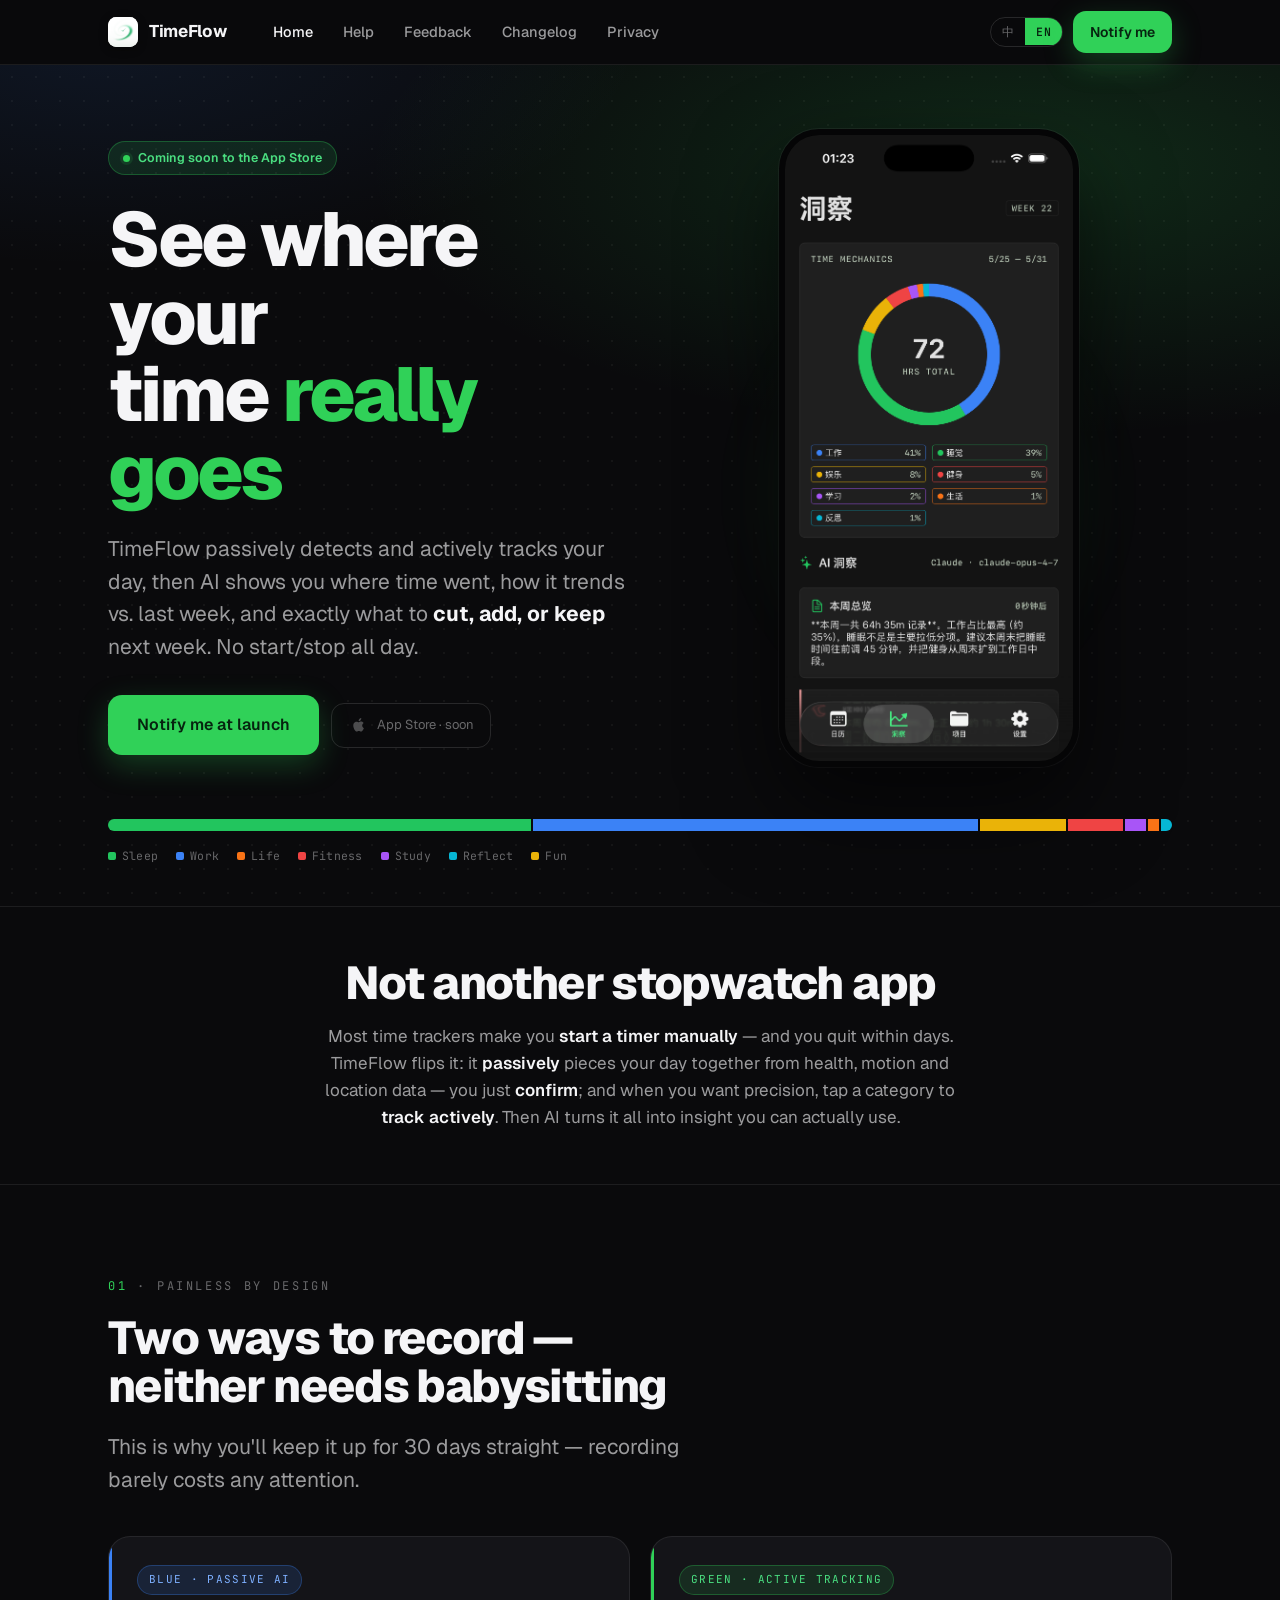
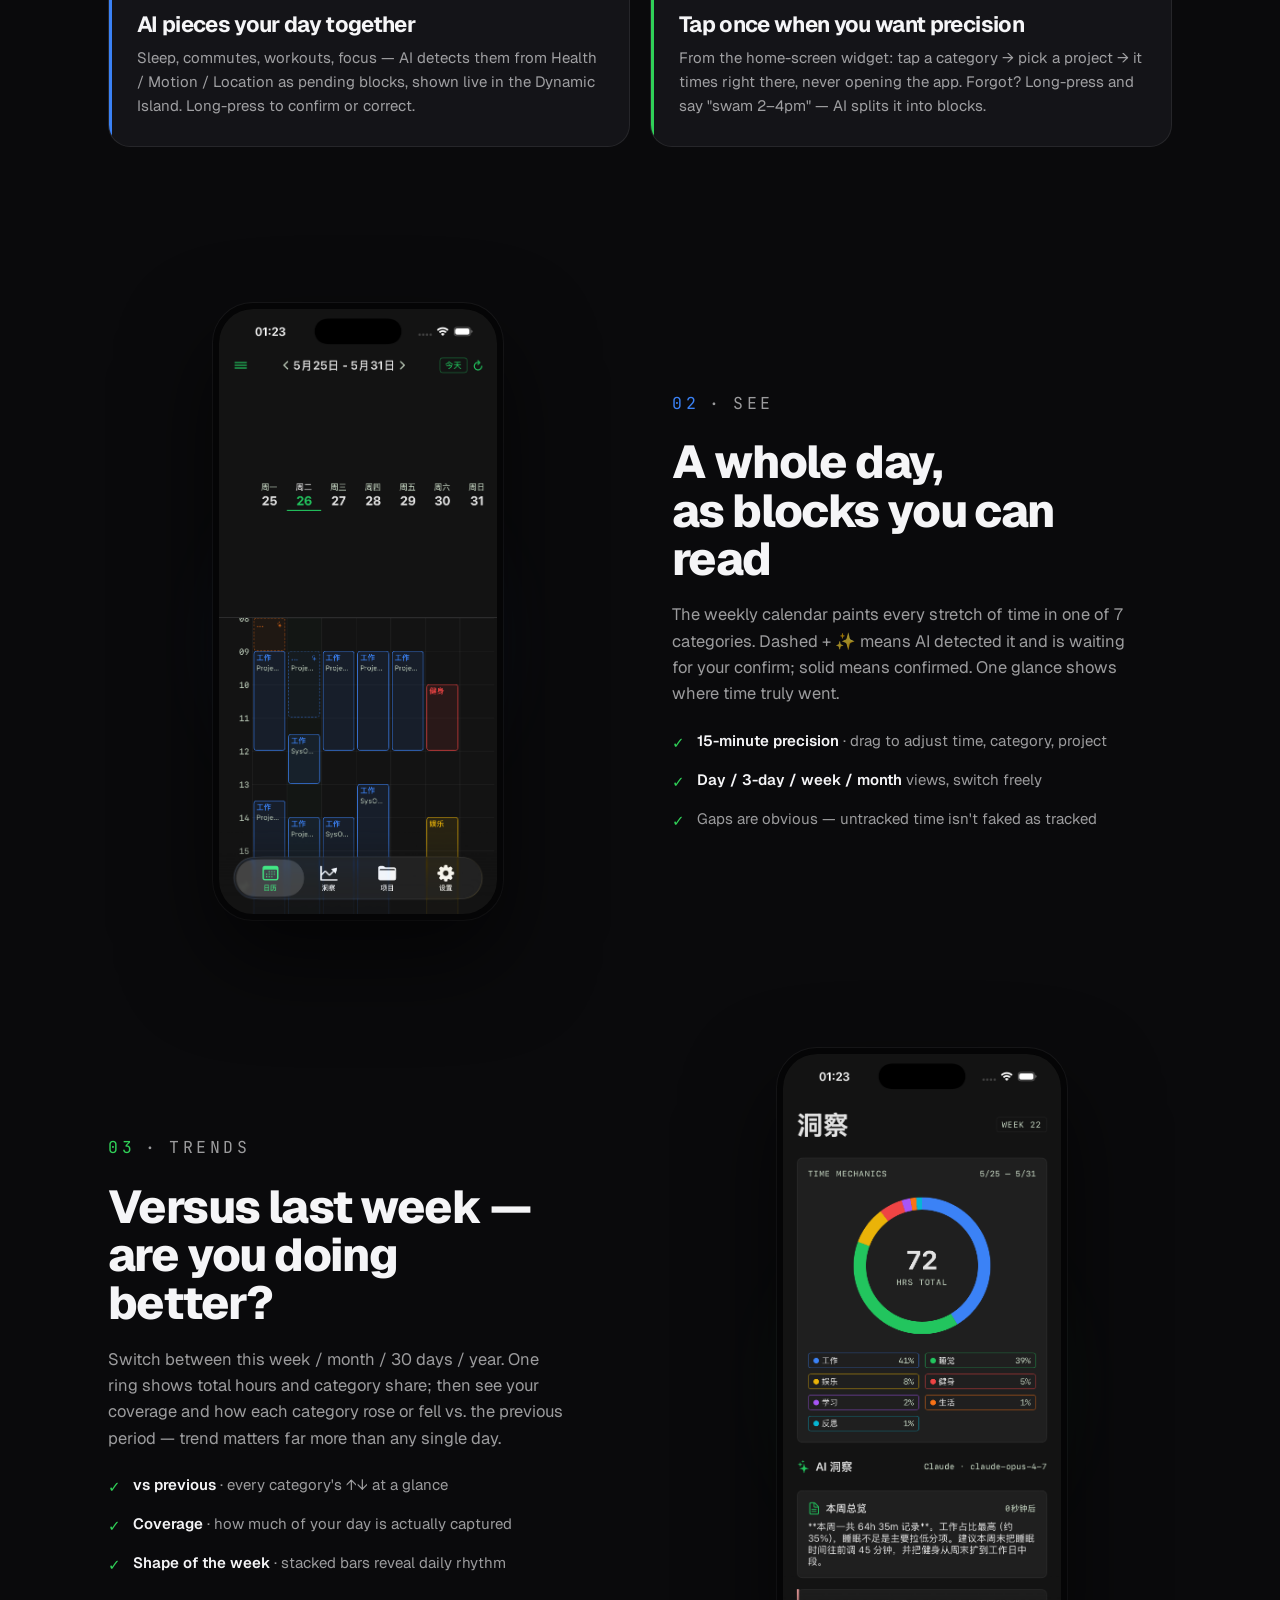
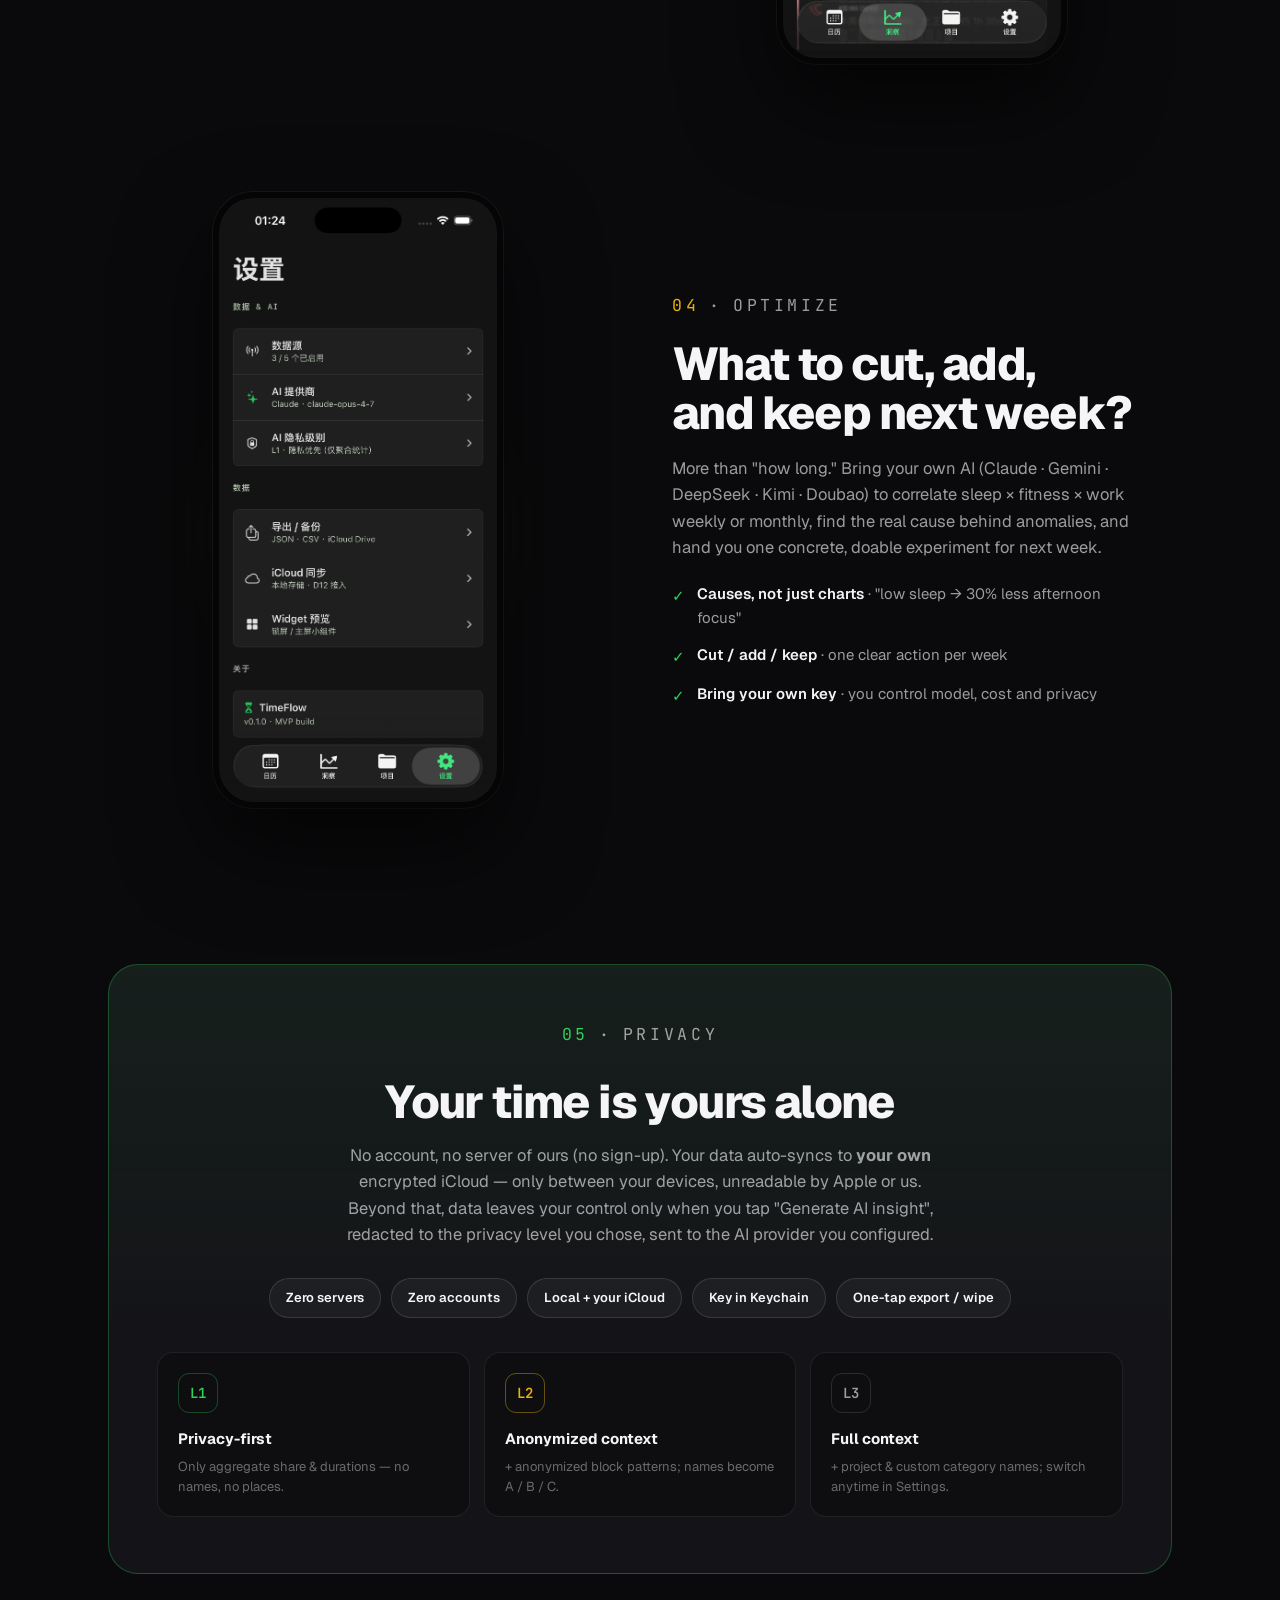
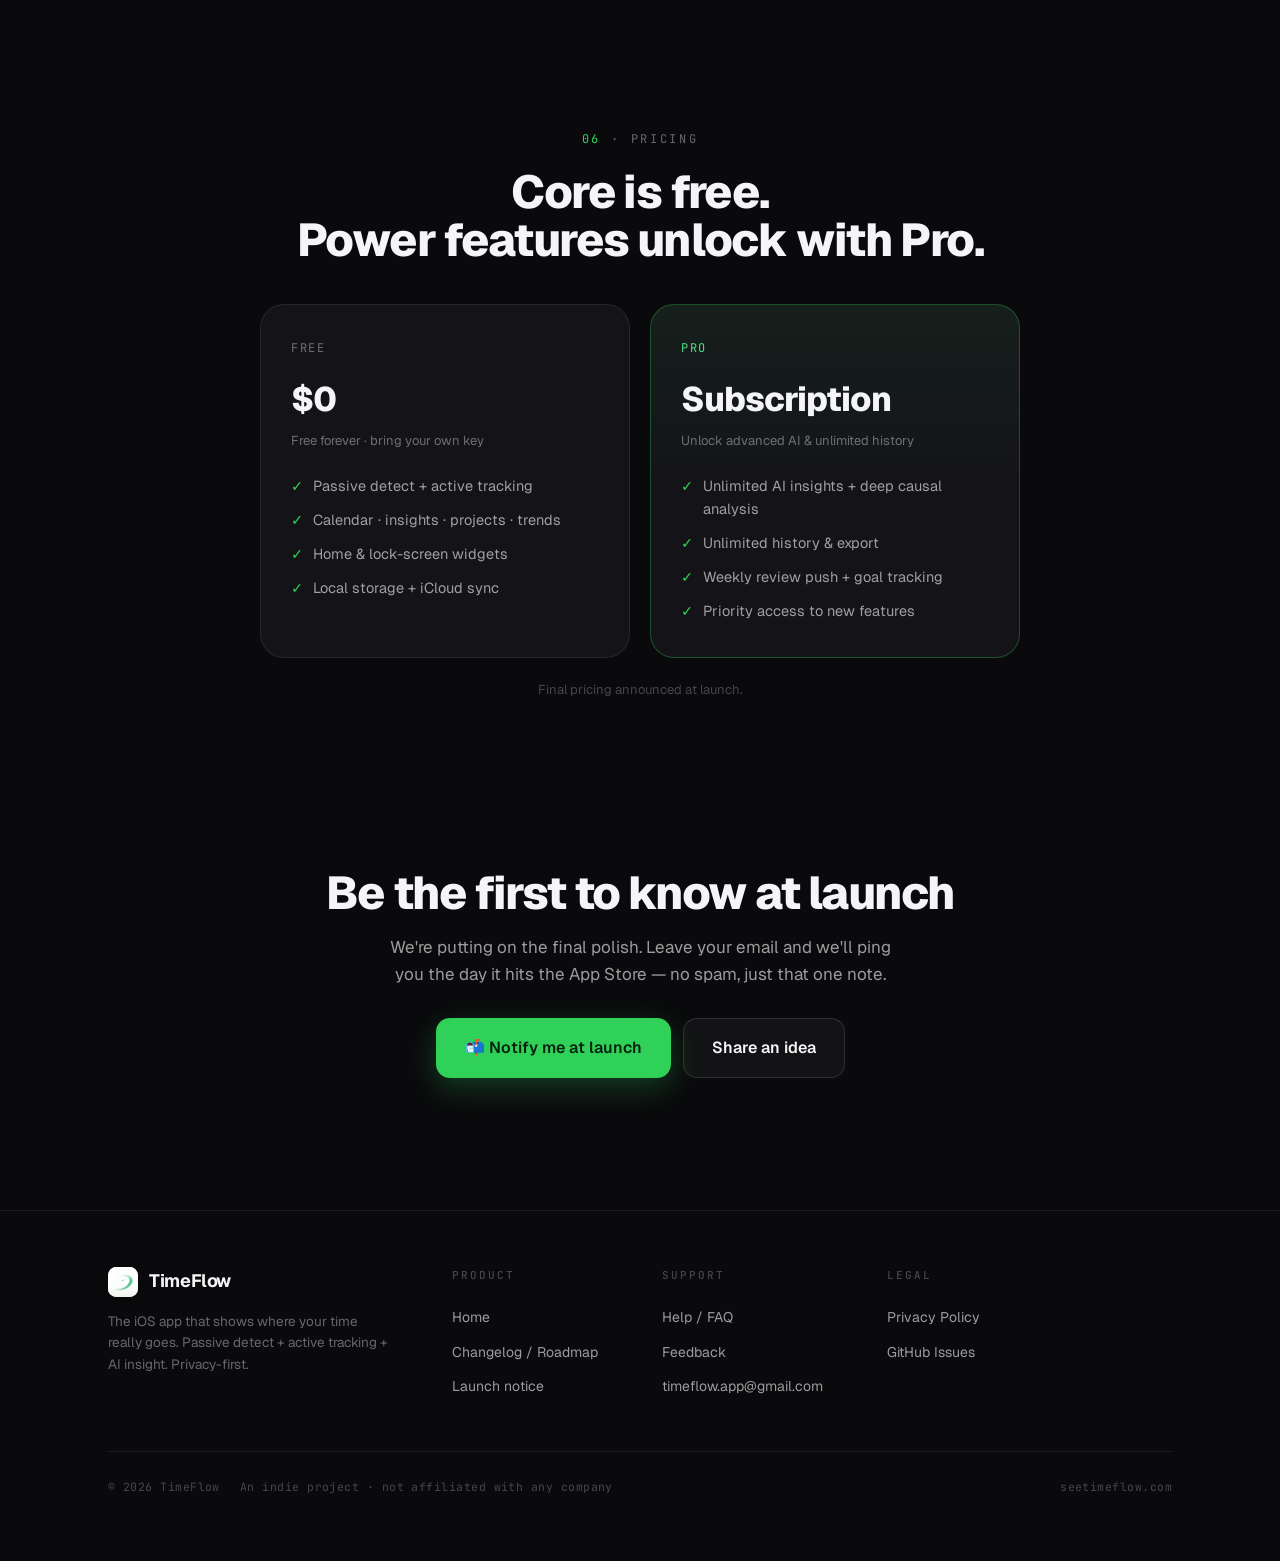
<file: index.html>
<!doctype html>
<html lang="zh">
<head>
<meta charset="utf-8"/>
<meta name="viewport" content="width=device-width, initial-scale=1"/>
<title data-en="TimeFlow — See where your time really goes">TimeFlow — 看清你的时间，真正花在了哪</title>
<meta name="description" content="TimeFlow 是一款 iOS 智能时间记录 app。被动自动记录 + 主动一键追踪，AI 帮你看清时间去向、对比趋势、并告诉你下周该减少 / 增加 / 保持什么。隐私优先，零服务器、零账户。"/>
<meta property="og:title" content="TimeFlow — 看清你的时间，真正花在了哪"/>
<meta property="og:description" content="被动 AI 识别 + 主动追踪。看清去向、对比趋势、优化下周。隐私优先，零服务器。"/>
<meta property="og:type" content="website"/>
<link rel="preconnect" href="https://fonts.googleapis.com"/>
<link rel="preconnect" href="https://fonts.gstatic.com" crossorigin/>
<link href="https://fonts.googleapis.com/css2?family=Geist:wght@300;400;500;600;700;800&family=JetBrains+Mono:wght@400;500;600&display=swap" rel="stylesheet"/>
<link rel="icon" type="image/png" href="assets/app-icon.png"/>
<link rel="apple-touch-icon" href="assets/app-icon.png"/>
<link rel="stylesheet" href="styles.css"/>
<style>
  /* ---------- home-only ---------- */
  .hero { position: relative; padding: 64px 0 40px; overflow: hidden; }
  .hero::before {
    content: ""; position: absolute; inset: -10% -20% auto; height: 620px;
    background: radial-gradient(60% 70% at 72% 30%, rgba(48,209,88,0.16), transparent 62%),
                radial-gradient(50% 60% at 20% 10%, rgba(59,130,246,0.10), transparent 60%);
    pointer-events: none; z-index: 0;
  }
  .hero-grid {
    position: relative; z-index: 1; display: grid; grid-template-columns: 1.05fr 0.95fr;
    gap: 40px; align-items: center;
  }
  .badge {
    display: inline-flex; align-items: center; gap: 8px; padding: 6px 14px; border-radius: 999px;
    background: var(--green-tint); border: 1px solid var(--green-line);
    color: var(--green-bright); font-size: 12.5px; font-weight: 600; margin-bottom: 26px;
  }
  .badge .dot { width: 7px; height: 7px; border-radius: 50%; background: var(--green); box-shadow: 0 0 0 3px var(--green-tint); }
  .hero h1 { margin-bottom: 22px; }
  .hero .lede { max-width: 520px; margin-bottom: 32px; }
  .hero-cta { display: flex; flex-wrap: wrap; gap: 12px; align-items: center; }
  .soon-badge {
    display: inline-flex; align-items: center; gap: 9px; padding: 11px 16px; border-radius: 13px;
    border: 1px solid var(--hairline-2); color: var(--ink-3); font-size: 13px;
  }
  .soon-badge svg { width: 20px; height: 20px; opacity: 0.7; }

  .hero-visual { position: relative; display: flex; justify-content: center; }
  .shot { border-radius: 40px; overflow: hidden; border: 6px solid #050506;
    box-shadow: 0 40px 90px rgba(0,0,0,0.6), 0 0 0 1px rgba(255,255,255,0.06); background: #000; }
  .shot img { width: 100%; height: auto; display: block; }
  .hero-visual .shot { width: 300px; }
  .hero-visual::after {
    content: ""; position: absolute; inset: 8% -6% -6% -6%; z-index: -1; border-radius: 50%;
    background: radial-gradient(50% 50% at 50% 50%, rgba(48,209,88,0.20), transparent 70%);
    filter: blur(20px);
  }

  /* spectrum strip */
  .spectrum { position: relative; z-index: 1; margin-top: 52px; }
  .spectrum-bar { display: flex; height: 12px; border-radius: 6px; overflow: hidden; gap: 2px; }
  .spectrum-bar span { display: block; }
  .spectrum-legend {
    display: flex; flex-wrap: wrap; gap: 7px 18px; margin-top: 16px;
    font-family: var(--mono); font-size: 11.5px; color: var(--ink-3); letter-spacing: 0.02em;
  }
  .spectrum-legend i { display: inline-block; width: 8px; height: 8px; border-radius: 2px; margin-right: 6px; vertical-align: 0; }

  /* positioning strip */
  .posit { border-top: 1px solid var(--hairline); border-bottom: 1px solid var(--hairline);
    padding: 52px 0; text-align: center; }
  .posit .h2 { max-width: 760px; margin: 0 auto 16px; }
  .posit p { max-width: 660px; margin: 0 auto; color: var(--ink-2); font-size: 17px; }
  .posit .hl { color: var(--ink); font-weight: 600; }

  /* value blocks (image + text) */
  .vblock { display: grid; grid-template-columns: 1fr 1fr; gap: 64px; align-items: center; }
  .vblock + .vblock { margin-top: 104px; }
  .vblock.flip .vb-media { order: 2; }
  .vb-media { display: flex; justify-content: center; position: relative; }
  .vb-media .shot { width: 290px; }
  .vb-media .glow { position: absolute; inset: 10% 0 0; z-index: -1; border-radius: 50%; filter: blur(26px); opacity: 0.5; }
  .vb-body { max-width: 460px; }
  .vb-body .h2 { margin-bottom: 18px; }
  .vb-body p { color: var(--ink-2); font-size: 16.5px; margin: 0 0 22px; }
  .vlist { list-style: none; margin: 0; padding: 0; display: flex; flex-direction: column; gap: 13px; }
  .vlist li { display: flex; gap: 12px; align-items: flex-start; font-size: 15px; color: var(--ink-2); }
  .vlist li .tick { color: var(--green); flex: 0 0 auto; margin-top: 2px; font-weight: 700; }
  .vlist li b { color: var(--ink); font-weight: 600; }

  /* dual model */
  .dual { display: grid; grid-template-columns: 1fr 1fr; gap: 20px; }
  .dual .card { position: relative; overflow: hidden; }
  .dual .card .tag {
    display: inline-flex; align-items: center; gap: 8px; font-family: var(--mono); font-size: 11px;
    letter-spacing: 0.12em; text-transform: uppercase; padding: 5px 11px; border-radius: 999px; margin-bottom: 18px;
  }
  .dual .blue .tag { color: #7eb0ff; background: rgba(59,130,246,0.14); border: 1px solid rgba(59,130,246,0.3); }
  .dual .green .tag { color: var(--green-bright); background: var(--green-tint); border: 1px solid var(--green-line); }
  .dual .card h3 { font-size: 22px; margin-bottom: 10px; }
  .dual .card p { color: var(--ink-2); font-size: 15px; margin: 0; }
  .dual .card .edge { position: absolute; left: 0; top: 0; bottom: 0; width: 3px; }
  .dual .blue .edge { background: var(--c-work); }
  .dual .green .edge { background: var(--green); }

  /* privacy */
  .privacy-wrap {
    background: linear-gradient(180deg, rgba(48,209,88,0.06), transparent 60%), var(--surface);
    border: 1px solid var(--green-line); border-radius: 30px; padding: 56px 48px; text-align: center;
  }
  .privacy-wrap .h2 { margin-bottom: 16px; }
  .privacy-wrap > p { max-width: 620px; margin: 0 auto 30px; color: var(--ink-2); font-size: 16.5px; }
  .pills { display: flex; flex-wrap: wrap; gap: 10px; justify-content: center; }
  .pill { font-size: 13px; font-weight: 600; padding: 9px 16px; border-radius: 999px;
    background: rgba(255,255,255,0.04); border: 1px solid var(--hairline-2); color: var(--ink); }
  .privacy-levels { display: grid; grid-template-columns: repeat(3, 1fr); gap: 14px; margin-top: 34px; text-align: left; }
  .lvl { background: var(--bg-2); border: 1px solid var(--hairline); border-radius: 16px; padding: 20px; }
  .lvl .badge-l { display: inline-flex; align-items: center; justify-content: center; width: 40px; height: 40px;
    border-radius: 11px; font-family: var(--mono); font-weight: 600; font-size: 14px; margin-bottom: 14px; }
  .lvl.l1 .badge-l { color: var(--green); border: 1.5px solid var(--green-line); }
  .lvl.l2 .badge-l { color: var(--c-fun); border: 1.5px solid rgba(234,179,8,0.4); }
  .lvl.l3 .badge-l { color: var(--ink-2); border: 1.5px solid var(--hairline-2); }
  .lvl h4 { margin: 0 0 6px; font-size: 15px; }
  .lvl p { margin: 0; font-size: 13px; color: var(--ink-3); line-height: 1.5; }

  /* pricing */
  .price-grid { display: grid; grid-template-columns: 1fr 1fr; gap: 20px; max-width: 760px; margin: 0 auto; }
  .price { background: var(--surface); border: 1px solid var(--hairline); border-radius: 24px; padding: 34px 30px; }
  .price.pro { border-color: var(--green-line); background: linear-gradient(180deg, rgba(48,209,88,0.06), transparent 50%), var(--surface); }
  .price .pname { font-family: var(--mono); font-size: 12px; letter-spacing: 0.14em; text-transform: uppercase; color: var(--ink-3); }
  .price.pro .pname { color: var(--green-bright); }
  .price .pamt { font-size: 34px; font-weight: 800; letter-spacing: -0.03em; margin: 14px 0 4px; }
  .price .psub { color: var(--ink-3); font-size: 13px; margin-bottom: 22px; }
  .price ul { list-style: none; margin: 0; padding: 0; display: flex; flex-direction: column; gap: 11px; }
  .price li { display: flex; gap: 10px; font-size: 14.5px; color: var(--ink-2); }
  .price li .tick { color: var(--green); flex: 0 0 auto; }

  /* final cta */
  .final { text-align: center; }
  .final .h2 { margin-bottom: 16px; }
  .final p { color: var(--ink-2); max-width: 520px; margin: 0 auto 30px; font-size: 17px; }
  .final-cta { display: flex; gap: 12px; justify-content: center; flex-wrap: wrap; }

  @media (max-width: 860px) {
    .hero-grid { grid-template-columns: 1fr; gap: 12px; }
    .hero-visual { order: -1; margin-bottom: 8px; }
    .hero-visual .shot { width: 240px; }
    .vblock, .dual, .privacy-levels, .price-grid { grid-template-columns: 1fr; gap: 32px; }
    .vblock.flip .vb-media { order: -1; }
    .vblock + .vblock { margin-top: 72px; }
    .privacy-wrap { padding: 40px 24px; }
    .section { padding: 68px 0; }
  }
</style>
</head>
<body>

<!-- ===================== NAV ===================== -->
<nav class="nav">
  <div class="nav-inner">
    <a class="brand" href="index.html">
      <span class="mk"><img src="assets/app-icon.png" alt="TimeFlow"/></span>TimeFlow
    </a>
    <div class="nav-links">
      <a href="index.html" class="active"><span class="zh">首页</span><span class="en">Home</span></a>
      <a href="help.html"><span class="zh">帮助</span><span class="en">Help</span></a>
      <a href="feedback.html"><span class="zh">反馈</span><span class="en">Feedback</span></a>
      <a href="changelog.html"><span class="zh">更新</span><span class="en">Changelog</span></a>
      <a href="privacy.html"><span class="zh">隐私</span><span class="en">Privacy</span></a>
    </div>
    <span class="nav-spacer"></span>
    <div class="nav-right">
      <div class="lang-toggle">
        <button data-lang-btn="zh">中</button><button data-lang-btn="en">EN</button>
      </div>
      <a class="btn btn-primary nav-cta" href="#notify"><span class="zh">通知我</span><span class="en">Notify me</span></a>
      <button class="hamburger" data-burger aria-label="Menu">
        <svg width="24" height="24" viewBox="0 0 24 24" fill="none" stroke="currentColor" stroke-width="2" stroke-linecap="round"><line x1="3" y1="7" x2="21" y2="7"/><line x1="3" y1="12" x2="21" y2="12"/><line x1="3" y1="17" x2="21" y2="17"/></svg>
      </button>
    </div>
  </div>
</nav>
<div class="drawer" data-drawer>
  <a href="index.html"><span class="zh">首页</span><span class="en">Home</span></a>
  <a href="help.html"><span class="zh">帮助 / 常见问题</span><span class="en">Help / FAQ</span></a>
  <a href="feedback.html"><span class="zh">反馈</span><span class="en">Feedback</span></a>
  <a href="changelog.html"><span class="zh">更新日志</span><span class="en">Changelog</span></a>
  <a href="privacy.html"><span class="zh">隐私政策</span><span class="en">Privacy</span></a>
  <a class="btn btn-primary" href="#notify"><span class="zh">上架通知我</span><span class="en">Notify me at launch</span></a>
</div>

<!-- ===================== HERO ===================== -->
<header class="hero dotgrid">
  <div class="container">
    <div class="hero-grid">
      <div class="hero-copy">
        <span class="badge"><span class="dot"></span><span class="zh">即将上架 App Store</span><span class="en">Coming soon to the App Store</span></span>
        <h1 class="display">
          <span class="zh">看清时间，<br/>真正花在<span class="accent">哪了</span></span>
          <span class="en">See where your<br/>time <span class="accent">really goes</span></span>
        </h1>
        <p class="lede">
          <span class="zh">TimeFlow 被动识别 + 主动追踪你的一天，AI 帮你看清时间去向、和上周对比趋势，并直接告诉你下周该<b style="color:var(--ink)">减少、增加、保持</b>什么。不用整天点开始 / 停止。</span>
          <span class="en">TimeFlow passively detects and actively tracks your day, then AI shows you where time went, how it trends vs. last week, and exactly what to <b style="color:var(--ink)">cut, add, or keep</b> next week. No start/stop all day.</span>
        </p>
        <div class="hero-cta">
          <a class="btn btn-primary btn-lg" href="#notify"><span class="zh">上架时通知我</span><span class="en">Notify me at launch</span></a>
          <span class="soon-badge">
            <svg viewBox="0 0 24 24" fill="currentColor"><path d="M17.05 12.5c-.02-2 1.63-2.96 1.7-3-.93-1.36-2.37-1.55-2.88-1.57-1.23-.12-2.4.72-3.02.72-.62 0-1.58-.7-2.6-.68-1.34.02-2.57.78-3.26 1.97-1.39 2.42-.36 6 .99 7.96.66.96 1.45 2.03 2.48 1.99 1-.04 1.37-.64 2.58-.64 1.2 0 1.54.64 2.59.62 1.07-.02 1.74-.97 2.39-1.94.75-1.11 1.06-2.19 1.08-2.24-.02-.01-2.07-.79-2.09-3.14-.02-.01-.43.01-.43.01zM15.1 6.2c.55-.66.92-1.59.82-2.51-.79.03-1.75.53-2.31 1.19-.5.58-.94 1.52-.82 2.42.88.07 1.78-.45 2.31-1.1z"/></svg>
            <span class="zh">App Store · 即将上架</span><span class="en">App Store · soon</span>
          </span>
        </div>
      </div>
      <div class="hero-visual">
        <div class="shot"><img src="assets/insights.png" alt="TimeFlow 洞察 — 一周时间去向" width="1206" height="2622" loading="eager"/></div>
      </div>
    </div>

    <!-- spectrum -->
    <div class="spectrum">
      <div class="spectrum-bar">
        <span style="flex:39;background:var(--c-sleep)"></span>
        <span style="flex:41;background:var(--c-work)"></span>
        <span style="flex:8;background:var(--c-fun)"></span>
        <span style="flex:5;background:var(--c-fitness)"></span>
        <span style="flex:2;background:var(--c-study)"></span>
        <span style="flex:1;background:var(--c-life)"></span>
        <span style="flex:1;background:var(--c-reflect)"></span>
      </div>
      <div class="spectrum-legend">
        <span><i style="background:var(--c-sleep)"></i><span class="zh">睡觉</span><span class="en">Sleep</span></span>
        <span><i style="background:var(--c-work)"></i><span class="zh">工作</span><span class="en">Work</span></span>
        <span><i style="background:var(--c-life)"></i><span class="zh">生活</span><span class="en">Life</span></span>
        <span><i style="background:var(--c-fitness)"></i><span class="zh">健身</span><span class="en">Fitness</span></span>
        <span><i style="background:var(--c-study)"></i><span class="zh">学习</span><span class="en">Study</span></span>
        <span><i style="background:var(--c-reflect)"></i><span class="zh">反思</span><span class="en">Reflect</span></span>
        <span><i style="background:var(--c-fun)"></i><span class="zh">娱乐</span><span class="en">Fun</span></span>
      </div>
    </div>
  </div>
</header>

<!-- ===================== POSITIONING ===================== -->
<section class="posit">
  <div class="container">
    <h2 class="h2 reveal"><span class="zh">不是又一个秒表 App</span><span class="en">Not another stopwatch app</span></h2>
    <p class="reveal">
      <span class="zh">大多数时间记录工具要你<span class="hl">手动开始计时</span> —— 坚持几天就放弃了。TimeFlow 反过来：<span class="hl">被动采集</span>你已有的健康、运动、位置数据自动拼出时间块，你只需要<span class="hl">确认</span>；想精确追踪时，点一下分类<span class="hl">主动计时</span>。然后 AI 把这一切变成看得懂、用得上的洞察。</span>
      <span class="en">Most time trackers make you <span class="hl">start a timer manually</span> — and you quit within days. TimeFlow flips it: it <span class="hl">passively</span> pieces your day together from health, motion and location data — you just <span class="hl">confirm</span>; and when you want precision, tap a category to <span class="hl">track actively</span>. Then AI turns it all into insight you can actually use.</span>
    </p>
  </div>
</section>

<!-- ===================== 01 · 记录不痛苦 (dual model) ===================== -->
<section class="section">
  <div class="container">
    <p class="kicker reveal"><span class="num">01</span> · <span class="zh">让记录不痛苦</span><span class="en">Painless by design</span></p>
    <h2 class="h2 reveal" style="max-width:680px;margin-bottom:14px"><span class="zh">两种方式记录，<br/>都不用一直盯着</span><span class="en">Two ways to record —<br/>neither needs babysitting</span></h2>
    <p class="lede reveal" style="max-width:600px;margin-bottom:40px"><span class="zh">这就是你愿意连续记录 30 天的原因：记录这件事几乎不占用注意力。</span><span class="en">This is why you'll keep it up for 30 days straight — recording barely costs any attention.</span></p>
    <div class="dual reveal">
      <div class="card blue">
        <span class="edge"></span>
        <span class="tag"><span class="zh">蓝 · 被动 AI 识别</span><span class="en">Blue · Passive AI</span></span>
        <h3><span class="zh">AI 自动拼出你的一天</span><span class="en">AI pieces your day together</span></h3>
        <p><span class="zh">睡眠、通勤、运动、静止——AI 从健康 / 运动 / 位置数据识别成待确认的时间块，灵动岛实时显示，长按一键确认或改正。</span><span class="en">Sleep, commutes, workouts, focus — AI detects them from Health / Motion / Location as pending blocks, shown live in the Dynamic Island. Long-press to confirm or correct.</span></p>
      </div>
      <div class="card green">
        <span class="edge"></span>
        <span class="tag"><span class="zh">绿 · 主动追踪</span><span class="en">Green · Active tracking</span></span>
        <h3><span class="zh">想精确时，点一下就计时</span><span class="en">Tap once when you want precision</span></h3>
        <p><span class="zh">从桌面小组件点分类 → 选项目 → 直接计时，全程不用打开 App。忘了记？长按说一句「下午两点到四点游泳」，AI 自动拆成时间块。</span><span class="en">From the home-screen widget: tap a category → pick a project → it times right there, never opening the app. Forgot? Long-press and say "swam 2–4pm" — AI splits it into blocks.</span></p>
      </div>
    </div>
  </div>
</section>

<!-- ===================== 02 · 看清 (calendar) ===================== -->
<section class="section-sm">
  <div class="container">
    <div class="vblock reveal">
      <div class="vb-media">
        <div class="glow" style="background:radial-gradient(50% 50% at 50% 50%, rgba(59,130,246,0.30), transparent 70%)"></div>
        <div class="shot"><img src="assets/calendar.png" alt="TimeFlow 日历周视图" width="1206" height="2622" loading="lazy"/></div>
      </div>
      <div class="vb-body">
        <p class="kicker c-work"><span class="num">02</span> · <span class="zh">看清</span><span class="en">See</span></p>
        <h2 class="h2"><span class="zh">一整天，<br/>拼成看得懂的时间块</span><span class="en">A whole day,<br/>as blocks you can read</span></h2>
        <p><span class="zh">日历周视图把每一段时间按 7 大分类涂上颜色。虚线框 + ✨ 是 AI 自动识别、等你确认的；实线是已确认的。一眼就知道时间真正去了哪。</span><span class="en">The weekly calendar paints every stretch of time in one of 7 categories. Dashed + ✨ means AI detected it and is waiting for your confirm; solid means confirmed. One glance shows where time truly went.</span></p>
        <ul class="vlist">
          <li><span class="tick">✓</span><span class="zh"><b>15 分钟精度</b> · 拖一拖就能改时间、分类、项目</span><span class="en"><b>15-minute precision</b> · drag to adjust time, category, project</span></li>
          <li><span class="tick">✓</span><span class="zh"><b>日 / 3 日 / 周 / 月</b> 四种视图自由切换</span><span class="en"><b>Day / 3-day / week / month</b> views, switch freely</span></li>
          <li><span class="tick">✓</span><span class="zh">空白时段一目了然——没记录的地方不会假装记录了</span><span class="en">Gaps are obvious — untracked time isn't faked as tracked</span></li>
        </ul>
      </div>
    </div>
  </div>
</section>

<!-- ===================== 03 · 趋势 (insights) ===================== -->
<section class="section-sm">
  <div class="container">
    <div class="vblock flip reveal">
      <div class="vb-media">
        <div class="glow" style="background:radial-gradient(50% 50% at 50% 50%, rgba(48,209,88,0.28), transparent 70%)"></div>
        <div class="shot"><img src="assets/insights.png" alt="TimeFlow 洞察与趋势" width="1206" height="2622" loading="lazy"/></div>
      </div>
      <div class="vb-body">
        <p class="kicker"><span class="num">03</span> · <span class="zh">趋势</span><span class="en">Trends</span></p>
        <h2 class="h2"><span class="zh">和上周比，<br/>你过得更好了吗？</span><span class="en">Versus last week —<br/>are you doing better?</span></h2>
        <p><span class="zh">本周 / 本月 / 近 30 天 / 今年随意切换。一个环看清总时长与各类占比，再看覆盖率、各分类相比上一周期的涨跌——趋势比某一天的数字重要得多。</span><span class="en">Switch between this week / month / 30 days / year. One ring shows total hours and category share; then see your coverage and how each category rose or fell vs. the previous period — trend matters far more than any single day.</span></p>
        <ul class="vlist">
          <li><span class="tick">✓</span><span class="zh"><b>vs 上期</b> · 每个分类的 ↑↓ 一目了然</span><span class="en"><b>vs previous</b> · every category's ↑↓ at a glance</span></li>
          <li><span class="tick">✓</span><span class="zh"><b>覆盖率</b> · 你的一天有多少被真正记录下来</span><span class="en"><b>Coverage</b> · how much of your day is actually captured</span></li>
          <li><span class="tick">✓</span><span class="zh"><b>周的形状</b> · 堆叠柱看出每天的节奏差异</span><span class="en"><b>Shape of the week</b> · stacked bars reveal daily rhythm</span></li>
        </ul>
      </div>
    </div>
  </div>
</section>

<!-- ===================== 04 · 优化 (AI advice) ===================== -->
<section class="section-sm">
  <div class="container">
    <div class="vblock reveal">
      <div class="vb-media">
        <div class="glow" style="background:radial-gradient(50% 50% at 50% 50%, rgba(234,179,8,0.24), transparent 70%)"></div>
        <div class="shot"><img src="assets/settings.png" alt="TimeFlow AI 提供商与隐私级别" width="1206" height="2622" loading="lazy"/></div>
      </div>
      <div class="vb-body">
        <p class="kicker c-fun"><span class="num">04</span> · <span class="zh">优化</span><span class="en">Optimize</span></p>
        <h2 class="h2"><span class="zh">下周该减少、<br/>增加、保持什么？</span><span class="en">What to cut, add,<br/>and keep next week?</span></h2>
        <p><span class="zh">不止是「花了多久」。接入你自己的 AI（Claude · Gemini · DeepSeek · Kimi · 豆包），按周 / 月关联睡眠 × 健身 × 工作，找出异常的真正原因，并给一个具体、可执行的下周实验。</span><span class="en">More than "how long." Bring your own AI (Claude · Gemini · DeepSeek · Kimi · Doubao) to correlate sleep × fitness × work weekly or monthly, find the real cause behind anomalies, and hand you one concrete, doable experiment for next week.</span></p>
        <ul class="vlist">
          <li><span class="tick">✓</span><span class="zh"><b>因果，不只是图表</b> · 「睡眠不足 → 下午工作效率掉 30%」</span><span class="en"><b>Causes, not just charts</b> · "low sleep → 30% less afternoon focus"</span></li>
          <li><span class="tick">✓</span><span class="zh"><b>减少 / 增加 / 保持</b> · 每周一句明确的行动建议</span><span class="en"><b>Cut / add / keep</b> · one clear action per week</span></li>
          <li><span class="tick">✓</span><span class="zh"><b>用你自己的 Key（BYOK）</b> · 模型、费用、隐私你说了算</span><span class="en"><b>Bring your own key</b> · you control model, cost and privacy</span></li>
        </ul>
      </div>
    </div>
  </div>
</section>

<!-- ===================== PRIVACY ===================== -->
<section class="section">
  <div class="container">
    <div class="privacy-wrap reveal">
      <p class="kicker" style="justify-content:center"><span class="num">05</span> · <span class="zh">隐私</span><span class="en">Privacy</span></p>
      <h2 class="h2"><span class="zh">你的时间，只属于你</span><span class="en">Your time is yours alone</span></h2>
      <p><span class="zh">没有账户、没有我们的服务器（无需注册登录）。数据自动同步到<b>你自己的</b>加密 iCloud —— 只在你的设备之间，苹果和我们都读不到。除此之外，数据离开你的掌控只在你主动点「生成 AI 洞察」时、且按你选的隐私级别脱敏后，才发给你自己配置的 AI 服务商。</span><span class="en">No account, no server of ours (no sign-up). Your data auto-syncs to <b>your own</b> encrypted iCloud — only between your devices, unreadable by Apple or us. Beyond that, data leaves your control only when you tap "Generate AI insight", redacted to the privacy level you chose, sent to the AI provider you configured.</span></p>
      <div class="pills">
        <span class="pill"><span class="zh">零服务器</span><span class="en">Zero servers</span></span>
        <span class="pill"><span class="zh">零账户</span><span class="en">Zero accounts</span></span>
        <span class="pill"><span class="zh">本地 + 你的 iCloud</span><span class="en">Local + your iCloud</span></span>
        <span class="pill"><span class="zh">API Key 存 Keychain</span><span class="en">Key in Keychain</span></span>
        <span class="pill"><span class="zh">一键导出 / 清空</span><span class="en">One-tap export / wipe</span></span>
      </div>
      <div class="privacy-levels">
        <div class="lvl l1"><span class="badge-l">L1</span><h4><span class="zh">隐私优先</span><span class="en">Privacy-first</span></h4><p><span class="zh">只发聚合占比 / 时长统计，不含项目名、地点。</span><span class="en">Only aggregate share & durations — no names, no places.</span></p></div>
        <div class="lvl l2"><span class="badge-l">L2</span><h4><span class="zh">匿名上下文</span><span class="en">Anonymized context</span></h4><p><span class="zh">+ 匿名化时间块图案，项目名替换为 A / B / C。</span><span class="en">+ anonymized block patterns; names become A / B / C.</span></p></div>
        <div class="lvl l3"><span class="badge-l">L3</span><h4><span class="zh">完整上下文</span><span class="en">Full context</span></h4><p><span class="zh">+ 项目名与自定义分类名，可在设置随时切换。</span><span class="en">+ project & custom category names; switch anytime in Settings.</span></p></div>
      </div>
    </div>
  </div>
</section>

<!-- ===================== PRICING ===================== -->
<section class="section-sm">
  <div class="container">
    <p class="kicker reveal" style="justify-content:center"><span class="num">06</span> · <span class="zh">价格</span><span class="en">Pricing</span></p>
    <h2 class="h2 reveal" style="text-align:center;margin-bottom:40px"><span class="zh">核心功能免费，<br/>进阶能力可订阅解锁</span><span class="en">Core is free.<br/>Power features unlock with Pro.</span></h2>
    <div class="price-grid reveal">
      <div class="price">
        <div class="pname">Free</div>
        <div class="pamt"><span class="zh">¥0</span><span class="en">$0</span></div>
        <div class="psub"><span class="zh">永久免费 · 自带 AI Key</span><span class="en">Free forever · bring your own key</span></div>
        <ul>
          <li><span class="tick">✓</span><span class="zh">被动识别 + 主动追踪</span><span class="en">Passive detect + active tracking</span></li>
          <li><span class="tick">✓</span><span class="zh">日历 · 洞察 · 项目 · 趋势</span><span class="en">Calendar · insights · projects · trends</span></li>
          <li><span class="tick">✓</span><span class="zh">桌面 / 锁屏小组件</span><span class="en">Home & lock-screen widgets</span></li>
          <li><span class="tick">✓</span><span class="zh">本地存储 + iCloud 同步</span><span class="en">Local storage + iCloud sync</span></li>
        </ul>
      </div>
      <div class="price pro">
        <div class="pname">Pro</div>
        <div class="pamt"><span class="zh">订阅</span><span class="en">Subscription</span></div>
        <div class="psub"><span class="zh">解锁进阶 AI 与无限历史</span><span class="en">Unlock advanced AI & unlimited history</span></div>
        <ul>
          <li><span class="tick">✓</span><span class="zh">无限 AI 洞察 + 深度因果分析</span><span class="en">Unlimited AI insights + deep causal analysis</span></li>
          <li><span class="tick">✓</span><span class="zh">无限历史数据与导出</span><span class="en">Unlimited history & export</span></li>
          <li><span class="tick">✓</span><span class="zh">每周复盘推送 + 目标追踪</span><span class="en">Weekly review push + goal tracking</span></li>
          <li><span class="tick">✓</span><span class="zh">优先支持新功能</span><span class="en">Priority access to new features</span></li>
        </ul>
      </div>
    </div>
    <p style="text-align:center;color:var(--ink-4);font-size:13px;margin-top:22px" class="reveal"><span class="zh">最终价格将在上架时公布。</span><span class="en">Final pricing announced at launch.</span></p>
  </div>
</section>

<!-- ===================== FINAL CTA ===================== -->
<section class="section" id="notify">
  <div class="container">
    <div class="final reveal">
      <h2 class="h2"><span class="zh">上架时，第一时间告诉你</span><span class="en">Be the first to know at launch</span></h2>
      <p><span class="zh">还在做最后的打磨。留个邮箱，App Store 上架当天通知你——不发广告，只发这一封。</span><span class="en">We're putting on the final polish. Leave your email and we'll ping you the day it hits the App Store — no spam, just that one note.</span></p>
      <div class="final-cta">
        <a class="btn btn-primary btn-lg" href="mailto:timeflow.app@gmail.com?subject=Notify%20me%20when%20TimeFlow%20launches&body=Please%20notify%20me%20when%20TimeFlow%20is%20on%20the%20App%20Store."><span class="zh">📬 上架通知我</span><span class="en">📬 Notify me at launch</span></a>
        <a class="btn btn-ghost btn-lg" href="feedback.html"><span class="zh">提个想法 / 反馈</span><span class="en">Share an idea</span></a>
      </div>
    </div>
  </div>
</section>

<!-- ===================== FOOTER ===================== -->
<footer class="footer">
  <div class="container">
    <div class="footer-grid">
      <div class="footer-brand">
        <a class="brand" href="index.html"><span class="mk"><img src="assets/app-icon.png" alt="TimeFlow"/></span>TimeFlow</a>
        <p><span class="zh">让你看见时间真正去向的 iOS app。被动识别 + 主动追踪 + AI 洞察。隐私优先。</span><span class="en">The iOS app that shows where your time really goes. Passive detect + active tracking + AI insight. Privacy-first.</span></p>
      </div>
      <div class="footer-col">
        <h4><span class="zh">产品</span><span class="en">Product</span></h4>
        <a href="index.html"><span class="zh">首页</span><span class="en">Home</span></a>
        <a href="changelog.html"><span class="zh">更新日志 / Roadmap</span><span class="en">Changelog / Roadmap</span></a>
        <a href="#notify"><span class="zh">上架通知</span><span class="en">Launch notice</span></a>
      </div>
      <div class="footer-col">
        <h4><span class="zh">支持</span><span class="en">Support</span></h4>
        <a href="help.html"><span class="zh">帮助 / 常见问题</span><span class="en">Help / FAQ</span></a>
        <a href="feedback.html"><span class="zh">反馈 / 建议</span><span class="en">Feedback</span></a>
        <a href="mailto:timeflow.app@gmail.com">timeflow.app@gmail.com</a>
      </div>
      <div class="footer-col">
        <h4><span class="zh">法律</span><span class="en">Legal</span></h4>
        <a href="privacy.html"><span class="zh">隐私政策</span><span class="en">Privacy Policy</span></a>
        <a href="https://github.com/perfect12369874/timeflow-ios/issues" target="_blank" rel="noopener">GitHub Issues</a>
      </div>
    </div>
    <div class="footer-bottom">
      <span>© <span data-year>2026</span> TimeFlow</span>
      <span class="zh">独立开发者作品 · 不属于任何公司</span><span class="en">An indie project · not affiliated with any company</span>
      <span class="sp"></span>
      <span>seetimeflow.com</span>
    </div>
  </div>
</footer>

<script src="site.js"></script>
</body>
</html>
</file>
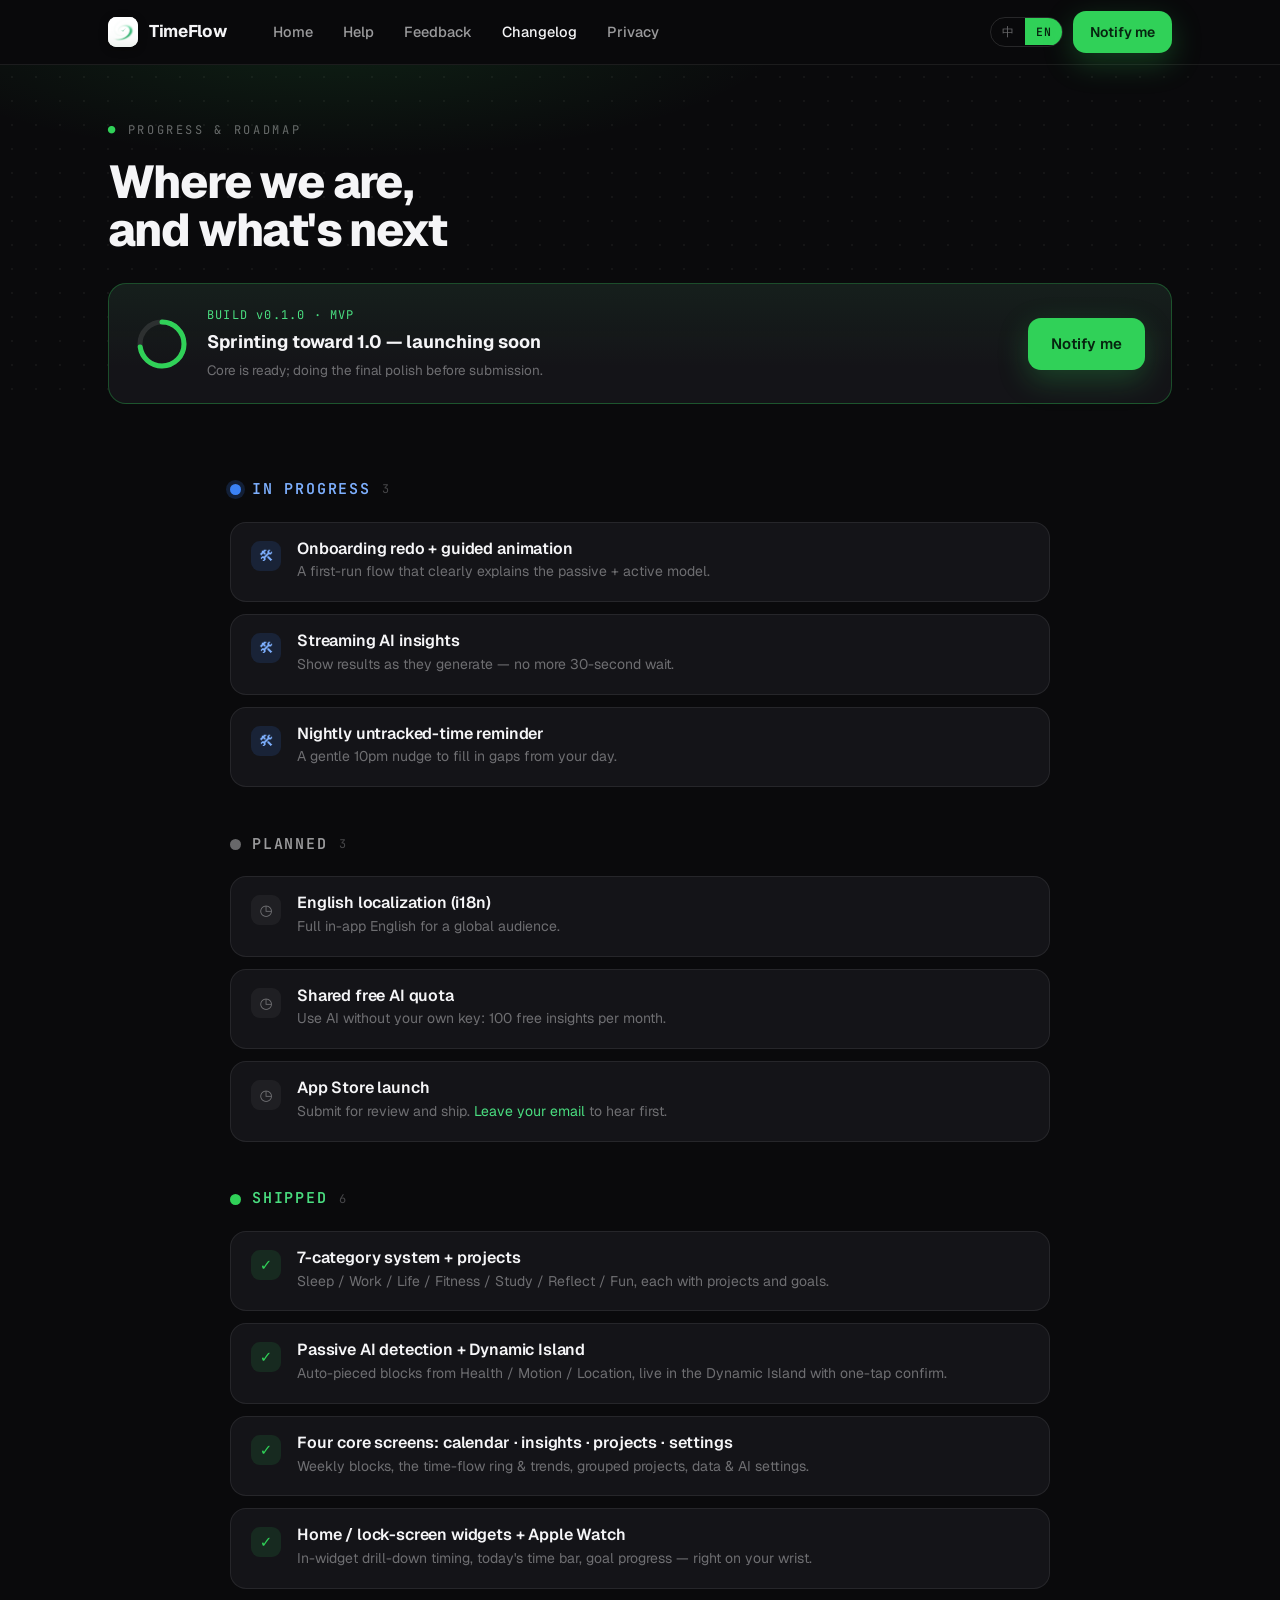
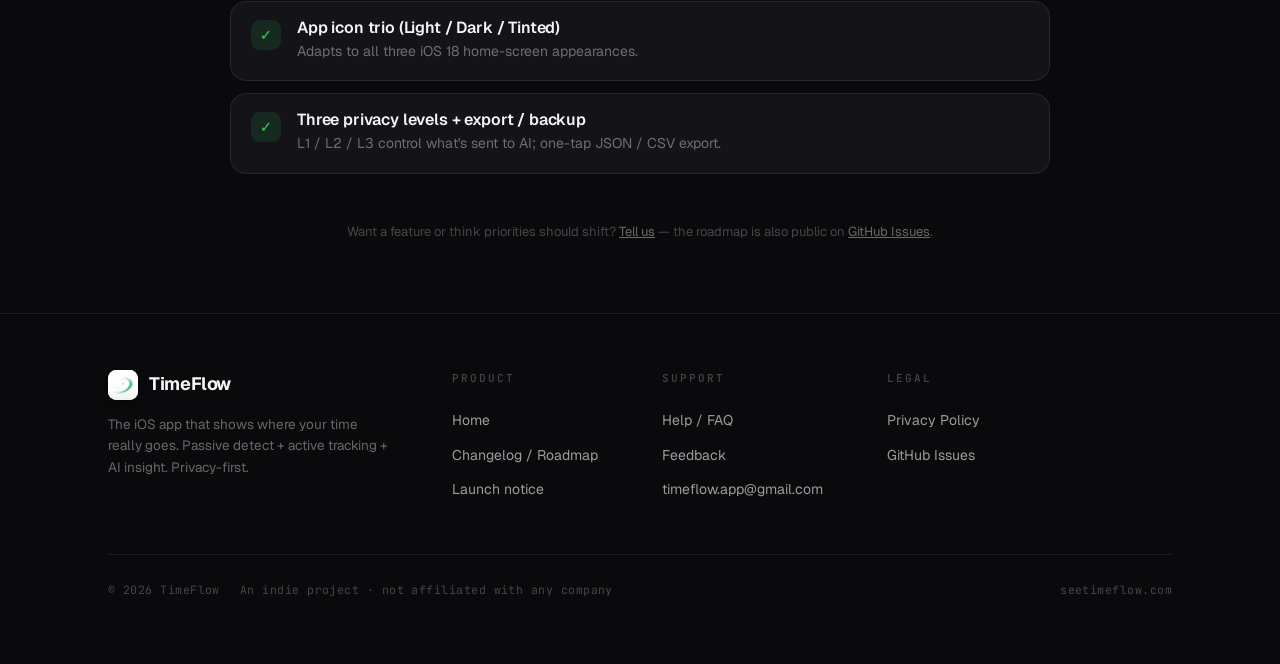
<file: changelog.html>
<!doctype html>
<html lang="zh">
<head>
<meta charset="utf-8"/>
<meta name="viewport" content="width=device-width, initial-scale=1"/>
<title data-en="TimeFlow — Changelog & Roadmap">TimeFlow — 更新日志与 Roadmap</title>
<meta name="description" content="TimeFlow 的进展与计划：已完成、进行中、计划中。"/>
<link rel="preconnect" href="https://fonts.googleapis.com"/>
<link rel="preconnect" href="https://fonts.gstatic.com" crossorigin/>
<link href="https://fonts.googleapis.com/css2?family=Geist:wght@300;400;500;600;700;800&family=JetBrains+Mono:wght@400;500;600&display=swap" rel="stylesheet"/>
<link rel="icon" type="image/png" href="assets/app-icon.png"/>
<link rel="apple-touch-icon" href="assets/app-icon.png"/>
<link rel="stylesheet" href="styles.css"/>
<style>
  .cl-head { padding: 56px 0 8px; position: relative; overflow: hidden; }
  .cl-head::before { content:""; position:absolute; inset:-30% -10% auto; height:320px;
    background: radial-gradient(50% 70% at 30% 20%, rgba(48,209,88,0.12), transparent 60%); pointer-events:none; }
  .status-card { display:flex; flex-wrap:wrap; align-items:center; gap:18px; margin-top:28px; padding:22px 26px;
    background: linear-gradient(180deg, rgba(48,209,88,0.06), transparent 70%), var(--surface);
    border:1px solid var(--green-line); border-radius:18px; }
  .status-card .ring { width:54px; height:54px; flex:0 0 auto; position:relative; }
  .status-card .lbl { flex:1; min-width:200px; }
  .status-card .lbl .v { font-family:var(--mono); font-size:12px; color:var(--green-bright); letter-spacing:0.1em; }
  .status-card .lbl .t { font-size:18px; font-weight:700; margin-top:3px; }
  .status-card .lbl .d { font-size:13.5px; color:var(--ink-3); margin-top:3px; }

  .cl-board { max-width: 820px; margin: 0 auto; padding: 20px 0 30px; }
  .lane { margin-top: 48px; }
  .lane-head { display:flex; align-items:center; gap:11px; margin-bottom:22px; }
  .lane-head .dot { width:11px; height:11px; border-radius:50%; flex:0 0 auto; }
  .lane-head h2 { font-size:15px; font-family:var(--mono); letter-spacing:0.12em; text-transform:uppercase; font-weight:600; }
  .lane-head .count { font-family:var(--mono); font-size:12px; color:var(--ink-4); }
  .lane.done .dot { background:var(--green); } .lane.done h2 { color:var(--green-bright); }
  .lane.prog .dot { background:var(--c-work); box-shadow:0 0 0 4px rgba(59,130,246,0.18); } .lane.prog h2 { color:#7eb0ff; }
  .lane.plan .dot { background:var(--ink-3); } .lane.plan h2 { color:var(--ink-2); }

  .items { display:flex; flex-direction:column; gap:12px; }
  .item { display:flex; gap:16px; padding:18px 20px; border-radius:16px; background:var(--surface); border:1px solid var(--hairline);
    transition: border-color .15s, transform .15s; }
  .item:hover { border-color: var(--hairline-2); transform: translateX(2px); }
  .item .mark { width:30px; height:30px; border-radius:9px; flex:0 0 auto; display:flex; align-items:center; justify-content:center; font-size:15px; }
  .lane.done .mark { background:var(--green-tint); color:var(--green); }
  .lane.prog .mark { background:rgba(59,130,246,0.14); color:#7eb0ff; }
  .lane.plan .mark { background:rgba(255,255,255,0.05); color:var(--ink-3); }
  .item .body h3 { font-size:16px; font-weight:600; margin:0 0 4px; letter-spacing:-0.01em; }
  .item .body p { font-size:14px; color:var(--ink-3); margin:0; line-height:1.55; }

  .cl-note { max-width:820px; margin:48px auto 0; text-align:center; font-size:13px; color:var(--ink-4); line-height:1.6; }
  .cl-note a { color:var(--ink-3); text-decoration:underline; }
</style>
</head>
<body>

<!-- NAV -->
<nav class="nav">
  <div class="nav-inner">
    <a class="brand" href="index.html"><span class="mk"><img src="assets/app-icon.png" alt="TimeFlow"/></span>TimeFlow</a>
    <div class="nav-links">
      <a href="index.html"><span class="zh">首页</span><span class="en">Home</span></a>
      <a href="help.html"><span class="zh">帮助</span><span class="en">Help</span></a>
      <a href="feedback.html"><span class="zh">反馈</span><span class="en">Feedback</span></a>
      <a href="changelog.html" class="active"><span class="zh">更新</span><span class="en">Changelog</span></a>
      <a href="privacy.html"><span class="zh">隐私</span><span class="en">Privacy</span></a>
    </div>
    <span class="nav-spacer"></span>
    <div class="nav-right">
      <div class="lang-toggle"><button data-lang-btn="zh">中</button><button data-lang-btn="en">EN</button></div>
      <a class="btn btn-primary nav-cta" href="index.html#notify"><span class="zh">通知我</span><span class="en">Notify me</span></a>
      <button class="hamburger" data-burger aria-label="Menu"><svg width="24" height="24" viewBox="0 0 24 24" fill="none" stroke="currentColor" stroke-width="2" stroke-linecap="round"><line x1="3" y1="7" x2="21" y2="7"/><line x1="3" y1="12" x2="21" y2="12"/><line x1="3" y1="17" x2="21" y2="17"/></svg></button>
    </div>
  </div>
</nav>
<div class="drawer" data-drawer>
  <a href="index.html"><span class="zh">首页</span><span class="en">Home</span></a>
  <a href="help.html"><span class="zh">帮助 / 常见问题</span><span class="en">Help / FAQ</span></a>
  <a href="feedback.html"><span class="zh">反馈</span><span class="en">Feedback</span></a>
  <a href="changelog.html"><span class="zh">更新日志</span><span class="en">Changelog</span></a>
  <a href="privacy.html"><span class="zh">隐私政策</span><span class="en">Privacy</span></a>
</div>

<header class="cl-head dotgrid">
  <div class="container">
    <p class="kicker"><span class="num">●</span> <span class="zh">进展 &amp; Roadmap</span><span class="en">Progress &amp; roadmap</span></p>
    <h1 class="h2"><span class="zh">我们做到哪了，<br/>接下来做什么</span><span class="en">Where we are,<br/>and what's next</span></h1>
    <div class="status-card">
      <div class="ring">
        <svg viewBox="0 0 54 54" style="transform:rotate(-90deg)">
          <circle cx="27" cy="27" r="22" fill="none" stroke="rgba(255,255,255,0.1)" stroke-width="5"/>
          <circle cx="27" cy="27" r="22" fill="none" stroke="#30d158" stroke-width="5" stroke-linecap="round" stroke-dasharray="138" stroke-dashoffset="38"/>
        </svg>
      </div>
      <div class="lbl">
        <div class="v">BUILD v0.1.0 · MVP</div>
        <div class="t"><span class="zh">正在冲刺 1.0，即将上架</span><span class="en">Sprinting toward 1.0 — launching soon</span></div>
        <div class="d"><span class="zh">核心功能已就绪，正在做上架前最后打磨。</span><span class="en">Core is ready; doing the final polish before submission.</span></div>
      </div>
      <a class="btn btn-primary" href="index.html#notify"><span class="zh">上架通知我</span><span class="en">Notify me</span></a>
    </div>
  </div>
</header>

<main class="container">
  <div class="cl-board">

    <!-- IN PROGRESS -->
    <section class="lane prog reveal">
      <div class="lane-head"><span class="dot"></span><h2><span class="zh">进行中</span><span class="en">In progress</span></h2><span class="count">3</span></div>
      <div class="items">
        <div class="item">
          <span class="mark">🛠</span>
          <div class="body"><h3><span class="zh">Onboarding 重做 + 引导动画</span><span class="en">Onboarding redo + guided animation</span></h3>
          <p><span class="zh">首次启动时更清楚地讲明白「被动 + 主动」两条线怎么用。</span><span class="en">A first-run flow that clearly explains the passive + active model.</span></p></div>
        </div>
        <div class="item">
          <span class="mark">🛠</span>
          <div class="body"><h3><span class="zh">AI 洞察流式输出</span><span class="en">Streaming AI insights</span></h3>
          <p><span class="zh">边生成边显示，不用再等 30 秒。</span><span class="en">Show results as they generate — no more 30-second wait.</span></p></div>
        </div>
        <div class="item">
          <span class="mark">🛠</span>
          <div class="body"><h3><span class="zh">每晚未记录时段提醒</span><span class="en">Nightly untracked-time reminder</span></h3>
          <p><span class="zh">每晚 22:00 温和提醒你补上空白时段。</span><span class="en">A gentle 10pm nudge to fill in gaps from your day.</span></p></div>
        </div>
      </div>
    </section>

    <!-- PLANNED -->
    <section class="lane plan reveal">
      <div class="lane-head"><span class="dot"></span><h2><span class="zh">计划中</span><span class="en">Planned</span></h2><span class="count">3</span></div>
      <div class="items">
        <div class="item">
          <span class="mark">◷</span>
          <div class="body"><h3><span class="zh">英文版 (i18n)</span><span class="en">English localization (i18n)</span></h3>
          <p><span class="zh">App 内全面支持英文，面向全球用户。</span><span class="en">Full in-app English for a global audience.</span></p></div>
        </div>
        <div class="item">
          <span class="mark">◷</span>
          <div class="body"><h3><span class="zh">共享 AI Key 免费额度</span><span class="en">Shared free AI quota</span></h3>
          <p><span class="zh">没有 API Key 也能用：每月 100 次免费 AI 洞察。</span><span class="en">Use AI without your own key: 100 free insights per month.</span></p></div>
        </div>
        <div class="item">
          <span class="mark">◷</span>
          <div class="body"><h3><span class="zh">上架 App Store</span><span class="en">App Store launch</span></h3>
          <p><span class="zh">提交审核并正式发布。<a href="index.html#notify" style="color:var(--green-bright)">留邮箱</a>第一时间知道。</span><span class="en">Submit for review and ship. <a href="index.html#notify" style="color:var(--green-bright)">Leave your email</a> to hear first.</span></p></div>
        </div>
      </div>
    </section>

    <!-- SHIPPED -->
    <section class="lane done reveal">
      <div class="lane-head"><span class="dot"></span><h2><span class="zh">已完成</span><span class="en">Shipped</span></h2><span class="count">6</span></div>
      <div class="items">
        <div class="item">
          <span class="mark">✓</span>
          <div class="body"><h3><span class="zh">7 类别时间系统 + 项目</span><span class="en">7-category system + projects</span></h3>
          <p><span class="zh">睡觉 / 工作 / 生活 / 健身 / 学习 / 反思 / 娱乐，每类可建多个项目并设目标。</span><span class="en">Sleep / Work / Life / Fitness / Study / Reflect / Fun, each with projects and goals.</span></p></div>
        </div>
        <div class="item">
          <span class="mark">✓</span>
          <div class="body"><h3><span class="zh">被动 AI 识别 + 灵动岛</span><span class="en">Passive AI detection + Dynamic Island</span></h3>
          <p><span class="zh">从健康 / 运动 / 位置自动拼出时间块，灵动岛实时显示、一键确认。</span><span class="en">Auto-pieced blocks from Health / Motion / Location, live in the Dynamic Island with one-tap confirm.</span></p></div>
        </div>
        <div class="item">
          <span class="mark">✓</span>
          <div class="body"><h3><span class="zh">四大主屏：日历 · 洞察 · 项目 · 设置</span><span class="en">Four core screens: calendar · insights · projects · settings</span></h3>
          <p><span class="zh">周视图时间块、时间去向环与趋势、项目分组、数据与 AI 设置。</span><span class="en">Weekly blocks, the time-flow ring & trends, grouped projects, data & AI settings.</span></p></div>
        </div>
        <div class="item">
          <span class="mark">✓</span>
          <div class="body"><h3><span class="zh">桌面 / 锁屏小组件 + Apple Watch</span><span class="en">Home / lock-screen widgets + Apple Watch</span></h3>
          <p><span class="zh">窗口内下钻计时、今日时间带、目标进度，抬腕即见。</span><span class="en">In-widget drill-down timing, today's time bar, goal progress — right on your wrist.</span></p></div>
        </div>
        <div class="item">
          <span class="mark">✓</span>
          <div class="body"><h3><span class="zh">App 图标三件套（Light / Dark / Tinted）</span><span class="en">App icon trio (Light / Dark / Tinted)</span></h3>
          <p><span class="zh">适配 iOS 18 的三种主屏外观。</span><span class="en">Adapts to all three iOS 18 home-screen appearances.</span></p></div>
        </div>
        <div class="item">
          <span class="mark">✓</span>
          <div class="body"><h3><span class="zh">三档隐私级别 + 导出 / 备份</span><span class="en">Three privacy levels + export / backup</span></h3>
          <p><span class="zh">L1 / L2 / L3 控制发给 AI 的内容；JSON / CSV 一键导出。</span><span class="en">L1 / L2 / L3 control what's sent to AI; one-tap JSON / CSV export.</span></p></div>
        </div>
      </div>
    </section>

    <p class="cl-note reveal">
      <span class="zh">想要某个功能、或觉得优先级该调整？<a href="feedback.html">告诉我们</a> —— roadmap 也公开在 <a href="https://github.com/perfect12369874/timeflow-ios/issues" target="_blank" rel="noopener">GitHub Issues</a>。</span>
      <span class="en">Want a feature or think priorities should shift? <a href="feedback.html">Tell us</a> — the roadmap is also public on <a href="https://github.com/perfect12369874/timeflow-ios/issues" target="_blank" rel="noopener">GitHub Issues</a>.</span>
    </p>
  </div>
</main>

<!-- FOOTER -->
<footer class="footer">
  <div class="container">
    <div class="footer-grid">
      <div class="footer-brand">
        <a class="brand" href="index.html"><span class="mk"><img src="assets/app-icon.png" alt="TimeFlow"/></span>TimeFlow</a>
        <p><span class="zh">让你看见时间真正去向的 iOS app。被动识别 + 主动追踪 + AI 洞察。隐私优先。</span><span class="en">The iOS app that shows where your time really goes. Passive detect + active tracking + AI insight. Privacy-first.</span></p>
      </div>
      <div class="footer-col">
        <h4><span class="zh">产品</span><span class="en">Product</span></h4>
        <a href="index.html"><span class="zh">首页</span><span class="en">Home</span></a>
        <a href="changelog.html"><span class="zh">更新日志 / Roadmap</span><span class="en">Changelog / Roadmap</span></a>
        <a href="index.html#notify"><span class="zh">上架通知</span><span class="en">Launch notice</span></a>
      </div>
      <div class="footer-col">
        <h4><span class="zh">支持</span><span class="en">Support</span></h4>
        <a href="help.html"><span class="zh">帮助 / 常见问题</span><span class="en">Help / FAQ</span></a>
        <a href="feedback.html"><span class="zh">反馈 / 建议</span><span class="en">Feedback</span></a>
        <a href="mailto:timeflow.app@gmail.com">timeflow.app@gmail.com</a>
      </div>
      <div class="footer-col">
        <h4><span class="zh">法律</span><span class="en">Legal</span></h4>
        <a href="privacy.html"><span class="zh">隐私政策</span><span class="en">Privacy Policy</span></a>
        <a href="https://github.com/perfect12369874/timeflow-ios/issues" target="_blank" rel="noopener">GitHub Issues</a>
      </div>
    </div>
    <div class="footer-bottom">
      <span>© <span data-year>2026</span> TimeFlow</span>
      <span class="zh">独立开发者作品 · 不属于任何公司</span><span class="en">An indie project · not affiliated with any company</span>
      <span class="sp"></span>
      <span>seetimeflow.com</span>
    </div>
  </div>
</footer>

<script src="site.js"></script>
</body>
</html>
</file>
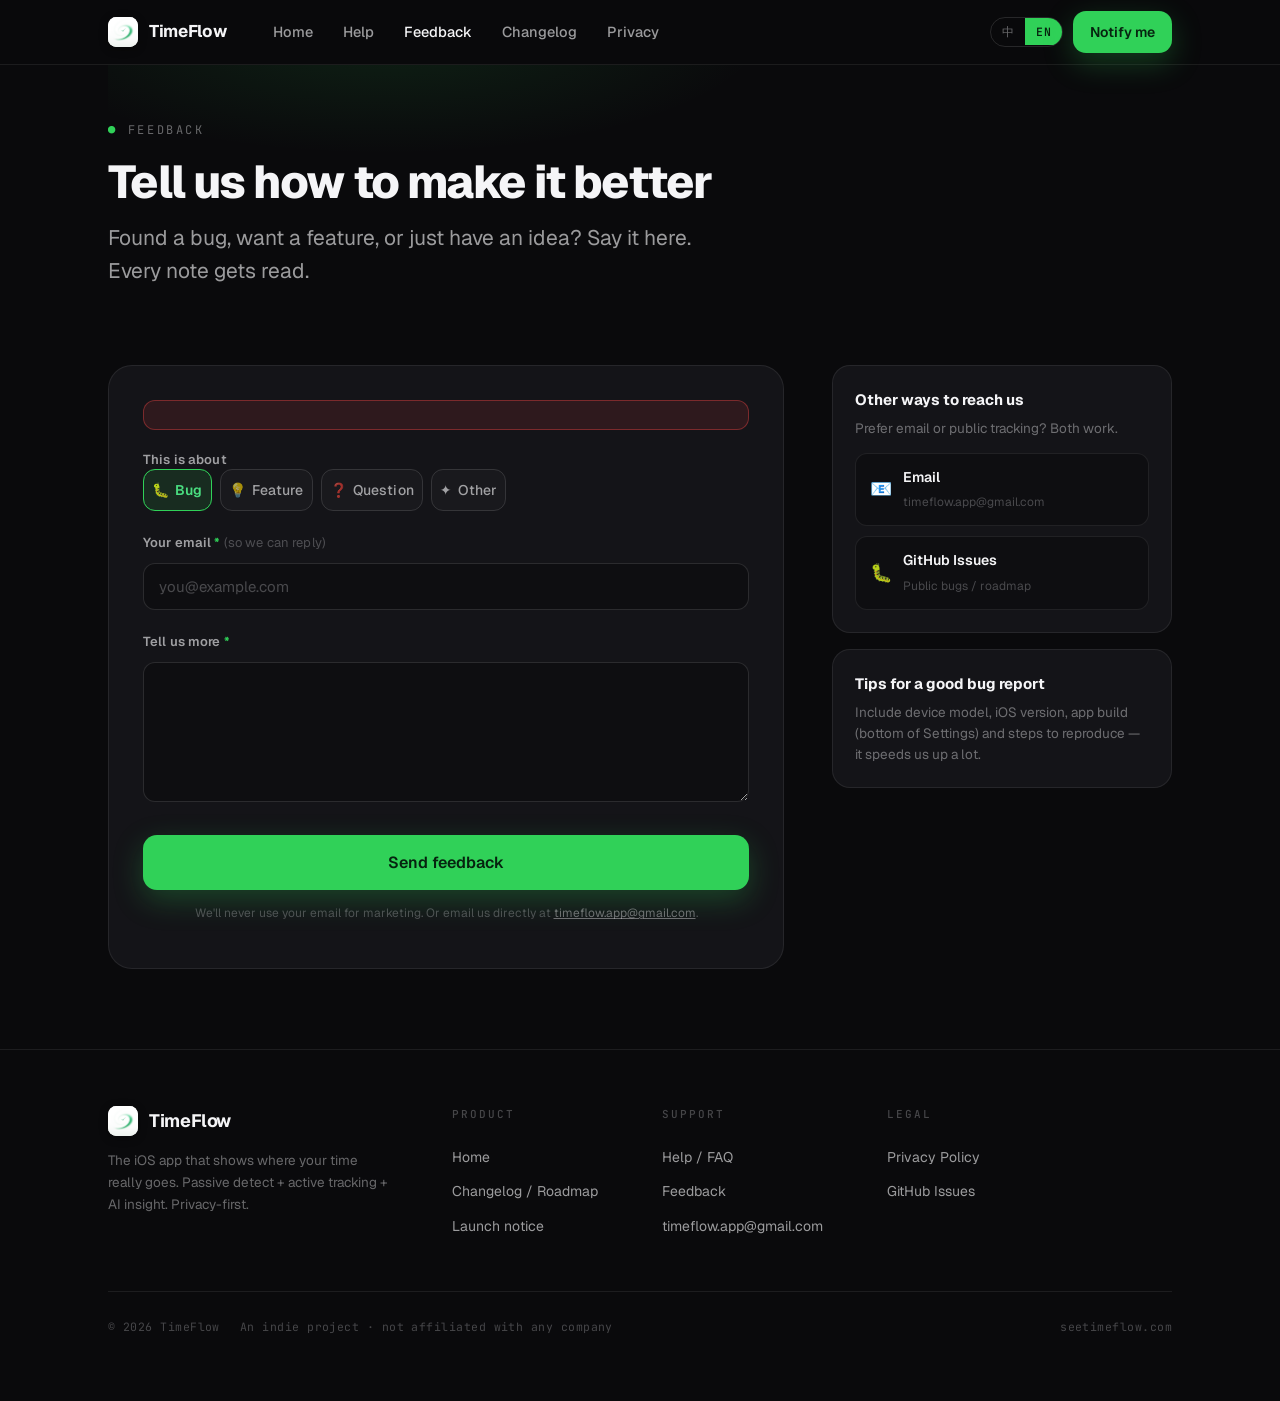
<file: feedback.html>
<!doctype html>
<html lang="zh">
<head>
<meta charset="utf-8"/>
<meta name="viewport" content="width=device-width, initial-scale=1"/>
<title data-en="TimeFlow — Feedback">TimeFlow — 反馈与建议</title>
<meta name="description" content="给 TimeFlow 提 bug、功能建议或任何想法。"/>
<link rel="preconnect" href="https://fonts.googleapis.com"/>
<link rel="preconnect" href="https://fonts.gstatic.com" crossorigin/>
<link href="https://fonts.googleapis.com/css2?family=Geist:wght@300;400;500;600;700;800&family=JetBrains+Mono:wght@400;500;600&display=swap" rel="stylesheet"/>
<link rel="icon" type="image/png" href="assets/app-icon.png"/>
<link rel="apple-touch-icon" href="assets/app-icon.png"/>
<link rel="stylesheet" href="styles.css"/>
<style>
  .fb-wrap { display: grid; grid-template-columns: 1fr 340px; gap: 48px; align-items: start; padding: 56px 0 40px; }
  .page-head-min { position: relative; overflow: hidden; }
  .page-head-min::before { content:""; position:absolute; inset:-40% -10% auto; height:300px;
    background: radial-gradient(50% 70% at 30% 20%, rgba(48,209,88,0.12), transparent 60%); pointer-events:none; }
  .fb-form-card { background: var(--surface); border: 1px solid var(--hairline); border-radius: 24px; padding: 34px; position: relative; }

  .field { margin-bottom: 22px; }
  .field label { display: block; font-size: 13px; font-weight: 600; color: var(--ink-2); margin-bottom: 9px; letter-spacing: 0.01em; }
  .field label .req { color: var(--green); }
  .seg { display: flex; gap: 8px; flex-wrap: wrap; }
  .seg .chip {
    flex: 1; min-width: 96px; text-align: center; cursor: pointer; padding: 11px 8px; border-radius: 12px;
    border: 1px solid var(--hairline-2); background: rgba(255,255,255,0.02); color: var(--ink-2);
    font-size: 14px; font-weight: 500; transition: all .15s ease; user-select: none;
  }
  .seg .chip:hover { border-color: var(--green-line); color: var(--ink); }
  .seg input { position: absolute; opacity: 0; pointer-events: none; }
  .seg input:checked + .chip { border-color: var(--green); background: var(--green-tint); color: var(--green-bright); font-weight: 600; }
  .seg .chip .em { margin-right: 6px; }

  .input, .textarea, select.input {
    width: 100%; background: var(--bg-2); border: 1px solid var(--hairline-2); border-radius: 12px;
    color: var(--ink); font-family: var(--sans); font-size: 15px; padding: 13px 15px; transition: border-color .15s, box-shadow .15s;
  }
  .input::placeholder, .textarea::placeholder { color: var(--ink-4); }
  .input:focus, .textarea:focus, select.input:focus { outline: none; border-color: var(--green); box-shadow: 0 0 0 3px var(--green-tint); }
  .textarea { resize: vertical; min-height: 140px; line-height: 1.6; }
  .fb-submit { width: 100%; justify-content: center; margin-top: 4px; }
  .fb-note { font-size: 12px; color: var(--ink-4); margin-top: 14px; text-align: center; line-height: 1.5; }
  .fb-note a { color: var(--ink-3); text-decoration: underline; }

  /* states */
  .fb-status { display: none; padding: 14px 16px; border-radius: 12px; font-size: 14px; margin-bottom: 20px; }
  .fb-status.err { display: block; background: rgba(239,68,68,0.12); border: 1px solid rgba(239,68,68,0.4); color: #fca5a5; }
  .fb-success { display: none; text-align: center; padding: 30px 10px; }
  .fb-success .big { width: 64px; height: 64px; border-radius: 50%; background: var(--green-tint); border: 1px solid var(--green-line);
    display: flex; align-items: center; justify-content: center; font-size: 30px; margin: 0 auto 20px; color: var(--green); }
  .fb-success h3 { font-size: 22px; margin-bottom: 10px; }
  .fb-success p { color: var(--ink-2); margin: 0 auto 22px; max-width: 360px; }
  .is-sent .fb-form-body { display: none; }
  .is-sent .fb-success { display: block; }

  /* side rail */
  .rail-card { background: var(--surface); border: 1px solid var(--hairline); border-radius: 18px; padding: 22px; margin-bottom: 16px; }
  .rail-card h4 { font-size: 15px; margin: 0 0 6px; }
  .rail-card p { font-size: 13.5px; color: var(--ink-3); margin: 0 0 14px; line-height: 1.55; }
  .rail-link { display: flex; align-items: center; gap: 11px; padding: 12px 14px; border-radius: 12px; background: var(--bg-2);
    border: 1px solid var(--hairline); transition: border-color .15s, transform .15s; margin-bottom: 10px; }
  .rail-link:last-child { margin-bottom: 0; }
  .rail-link:hover { border-color: var(--green-line); transform: translateX(2px); }
  .rail-link .ic { font-size: 18px; }
  .rail-link .t { font-size: 14px; font-weight: 600; }
  .rail-link .d { font-size: 12px; color: var(--ink-4); }

  @media (max-width: 860px) {
    .fb-wrap { grid-template-columns: 1fr; gap: 28px; }
    .fb-form-card { padding: 26px 22px; }
  }
</style>
</head>
<body>

<!-- NAV -->
<nav class="nav">
  <div class="nav-inner">
    <a class="brand" href="index.html"><span class="mk"><img src="assets/app-icon.png" alt="TimeFlow"/></span>TimeFlow</a>
    <div class="nav-links">
      <a href="index.html"><span class="zh">首页</span><span class="en">Home</span></a>
      <a href="help.html"><span class="zh">帮助</span><span class="en">Help</span></a>
      <a href="feedback.html" class="active"><span class="zh">反馈</span><span class="en">Feedback</span></a>
      <a href="changelog.html"><span class="zh">更新</span><span class="en">Changelog</span></a>
      <a href="privacy.html"><span class="zh">隐私</span><span class="en">Privacy</span></a>
    </div>
    <span class="nav-spacer"></span>
    <div class="nav-right">
      <div class="lang-toggle"><button data-lang-btn="zh">中</button><button data-lang-btn="en">EN</button></div>
      <a class="btn btn-primary nav-cta" href="index.html#notify"><span class="zh">通知我</span><span class="en">Notify me</span></a>
      <button class="hamburger" data-burger aria-label="Menu"><svg width="24" height="24" viewBox="0 0 24 24" fill="none" stroke="currentColor" stroke-width="2" stroke-linecap="round"><line x1="3" y1="7" x2="21" y2="7"/><line x1="3" y1="12" x2="21" y2="12"/><line x1="3" y1="17" x2="21" y2="17"/></svg></button>
    </div>
  </div>
</nav>
<div class="drawer" data-drawer>
  <a href="index.html"><span class="zh">首页</span><span class="en">Home</span></a>
  <a href="help.html"><span class="zh">帮助 / 常见问题</span><span class="en">Help / FAQ</span></a>
  <a href="feedback.html"><span class="zh">反馈</span><span class="en">Feedback</span></a>
  <a href="changelog.html"><span class="zh">更新日志</span><span class="en">Changelog</span></a>
  <a href="privacy.html"><span class="zh">隐私政策</span><span class="en">Privacy</span></a>
</div>

<main class="container">
  <div class="page-head-min" style="padding-top:56px">
    <p class="kicker"><span class="num">●</span> <span class="zh">反馈</span><span class="en">Feedback</span></p>
    <h1 class="h2"><span class="zh">告诉我们哪里能更好</span><span class="en">Tell us how to make it better</span></h1>
    <p class="lede" style="max-width:600px;margin-top:16px"><span class="zh">遇到 bug、想要某个功能、或者只是有个点子——都可以在这里说。每一条都会被认真看。</span><span class="en">Found a bug, want a feature, or just have an idea? Say it here. Every note gets read.</span></p>
  </div>

  <div class="fb-wrap">
    <!-- FORM -->
    <div class="fb-form-card" id="fbCard">
      <div class="fb-form-body">
        <div class="fb-status err" id="fbErr"></div>
        <form id="fbForm">
          <div class="field">
            <label><span class="zh">这是关于</span><span class="en">This is about</span></label>
            <div class="seg">
              <label><input type="radio" name="type" value="Bug" checked/><span class="chip"><span class="em">🐛</span><span class="zh">Bug</span><span class="en">Bug</span></span></label>
              <label><input type="radio" name="type" value="Feature"/><span class="chip"><span class="em">💡</span><span class="zh">功能建议</span><span class="en">Feature</span></span></label>
              <label><input type="radio" name="type" value="Question"/><span class="chip"><span class="em">❓</span><span class="zh">使用问题</span><span class="en">Question</span></span></label>
              <label><input type="radio" name="type" value="Other"/><span class="chip"><span class="em">✦</span><span class="zh">其他</span><span class="en">Other</span></span></label>
            </div>
          </div>
          <div class="field">
            <label for="fbEmail"><span class="zh">你的邮箱</span><span class="en">Your email</span> <span class="req">*</span> <span style="color:var(--ink-4);font-weight:400" class="zh">（用于回复你）</span><span style="color:var(--ink-4);font-weight:400" class="en">(so we can reply)</span></label>
            <input class="input" type="email" id="fbEmail" name="email" required placeholder="you@example.com"/>
          </div>
          <div class="field">
            <label for="fbMsg"><span class="zh">详细说说</span><span class="en">Tell us more</span> <span class="req">*</span></label>
            <textarea class="textarea" id="fbMsg" name="message" required placeholder=""></textarea>
          </div>
          <button type="submit" class="btn btn-primary btn-lg fb-submit" id="fbBtn">
            <span class="zh">发送反馈</span><span class="en">Send feedback</span>
          </button>
          <p class="fb-note">
            <span class="zh">我们不会用你的邮箱做任何推广。也可直接发邮件至 <a href="mailto:timeflow.app@gmail.com">timeflow.app@gmail.com</a>。</span>
            <span class="en">We'll never use your email for marketing. Or email us directly at <a href="mailto:timeflow.app@gmail.com">timeflow.app@gmail.com</a>.</span>
          </p>
        </form>
      </div>
      <!-- success -->
      <div class="fb-success">
        <div class="big">✓</div>
        <h3><span class="zh">收到了，谢谢！</span><span class="en">Got it — thank you!</span></h3>
        <p><span class="zh">你的反馈已发送。如果留了邮箱，我们会尽快回复。</span><span class="en">Your feedback is on its way. If you left an email, we'll get back to you soon.</span></p>
        <a class="btn btn-ghost" href="index.html"><span class="zh">返回首页</span><span class="en">Back home</span></a>
      </div>
    </div>

    <!-- RAIL -->
    <aside>
      <div class="rail-card">
        <h4><span class="zh">其他联系方式</span><span class="en">Other ways to reach us</span></h4>
        <p><span class="zh">偏好邮件或公开追踪？都行。</span><span class="en">Prefer email or public tracking? Both work.</span></p>
        <a class="rail-link" href="mailto:timeflow.app@gmail.com">
          <span class="ic">📧</span><span><span class="t" style="display:block">Email</span><span class="d">timeflow.app@gmail.com</span></span>
        </a>
        <a class="rail-link" href="https://github.com/perfect12369874/timeflow-ios/issues" target="_blank" rel="noopener">
          <span class="ic">🐛</span><span><span class="t" style="display:block">GitHub Issues</span><span class="d zh">公开 bug / roadmap</span><span class="d en">Public bugs / roadmap</span></span>
        </a>
      </div>
      <div class="rail-card">
        <h4><span class="zh">写 bug 报告的小技巧</span><span class="en">Tips for a good bug report</span></h4>
        <p style="margin:0"><span class="zh">附上设备型号、iOS 版本、App 版本号（设置最下方）和重现步骤，能帮我们快很多。</span><span class="en">Include device model, iOS version, app build (bottom of Settings) and steps to reproduce — it speeds us up a lot.</span></p>
      </div>
    </aside>
  </div>
</main>

<!-- FOOTER -->
<footer class="footer">
  <div class="container">
    <div class="footer-grid">
      <div class="footer-brand">
        <a class="brand" href="index.html"><span class="mk"><img src="assets/app-icon.png" alt="TimeFlow"/></span>TimeFlow</a>
        <p><span class="zh">让你看见时间真正去向的 iOS app。被动识别 + 主动追踪 + AI 洞察。隐私优先。</span><span class="en">The iOS app that shows where your time really goes. Passive detect + active tracking + AI insight. Privacy-first.</span></p>
      </div>
      <div class="footer-col">
        <h4><span class="zh">产品</span><span class="en">Product</span></h4>
        <a href="index.html"><span class="zh">首页</span><span class="en">Home</span></a>
        <a href="changelog.html"><span class="zh">更新日志 / Roadmap</span><span class="en">Changelog / Roadmap</span></a>
        <a href="index.html#notify"><span class="zh">上架通知</span><span class="en">Launch notice</span></a>
      </div>
      <div class="footer-col">
        <h4><span class="zh">支持</span><span class="en">Support</span></h4>
        <a href="help.html"><span class="zh">帮助 / 常见问题</span><span class="en">Help / FAQ</span></a>
        <a href="feedback.html"><span class="zh">反馈 / 建议</span><span class="en">Feedback</span></a>
        <a href="mailto:timeflow.app@gmail.com">timeflow.app@gmail.com</a>
      </div>
      <div class="footer-col">
        <h4><span class="zh">法律</span><span class="en">Legal</span></h4>
        <a href="privacy.html"><span class="zh">隐私政策</span><span class="en">Privacy Policy</span></a>
        <a href="https://github.com/perfect12369874/timeflow-ios/issues" target="_blank" rel="noopener">GitHub Issues</a>
      </div>
    </div>
    <div class="footer-bottom">
      <span>© <span data-year>2026</span> TimeFlow</span>
      <span class="zh">独立开发者作品 · 不属于任何公司</span><span class="en">An indie project · not affiliated with any company</span>
      <span class="sp"></span>
      <span>seetimeflow.com</span>
    </div>
  </div>
</footer>

<script src="site.js"></script>
<script>
/* ============================================================
   FEEDBACK FORM — Formspree
   ⚠️ 部署前：把下面的 FORMSPREE_ENDPOINT 换成你自己的。
      1. 去 https://formspree.io 注册，用 timeflow.app@gmail.com 建一个 form
      2. 复制它给的 endpoint（形如 https://formspree.io/f/abcdwxyz）
      3. 替换下面这一行即可。未替换时表单会提示去配置。
   ============================================================ */
var FORMSPREE_ENDPOINT = "https://formspree.io/f/YOUR_FORM_ID";

(function () {
  var form = document.getElementById('fbForm');
  var card = document.getElementById('fbCard');
  var btn = document.getElementById('fbBtn');
  var errBox = document.getElementById('fbErr');
  if (!form) return;

  function lang() { return document.documentElement.lang === 'en' ? 'en' : 'zh'; }
  function showErr(zh, en) { errBox.textContent = lang() === 'en' ? en : zh; errBox.style.display = 'block'; }

  form.addEventListener('submit', function (e) {
    e.preventDefault();
    errBox.style.display = 'none';

    if (FORMSPREE_ENDPOINT.indexOf('YOUR_FORM_ID') !== -1) {
      showErr('表单尚未配置 Formspree endpoint —— 请在 feedback.html 顶部替换 FORMSPREE_ENDPOINT，或直接邮件 timeflow.app@gmail.com。',
              'The form isn\u2019t wired to Formspree yet — set FORMSPREE_ENDPOINT at the top of feedback.html, or just email timeflow.app@gmail.com.');
      return;
    }

    var data = new FormData(form);
    btn.disabled = true;
    var saved = btn.innerHTML;
    btn.innerHTML = lang() === 'en' ? 'Sending…' : '发送中…';

    fetch(FORMSPREE_ENDPOINT, { method: 'POST', body: data, headers: { 'Accept': 'application/json' } })
      .then(function (r) {
        if (r.ok) { card.classList.add('is-sent'); window.scrollTo({ top: 0, behavior: 'smooth' }); }
        else { return r.json().then(function (d) {
          var msg = (d && d.errors && d.errors.map(function (x) { return x.message; }).join(', ')) || 'Submit failed';
          showErr('发送失败：' + msg + '。可直接邮件 timeflow.app@gmail.com。', 'Failed: ' + msg + '. You can email timeflow.app@gmail.com instead.');
        }); }
      })
      .catch(function () {
        showErr('网络错误，发送失败。可直接邮件 timeflow.app@gmail.com。', 'Network error. You can email timeflow.app@gmail.com instead.');
      })
      .finally(function () { btn.disabled = false; btn.innerHTML = saved; });
  });
})();
</script>
</body>
</html>
</file>
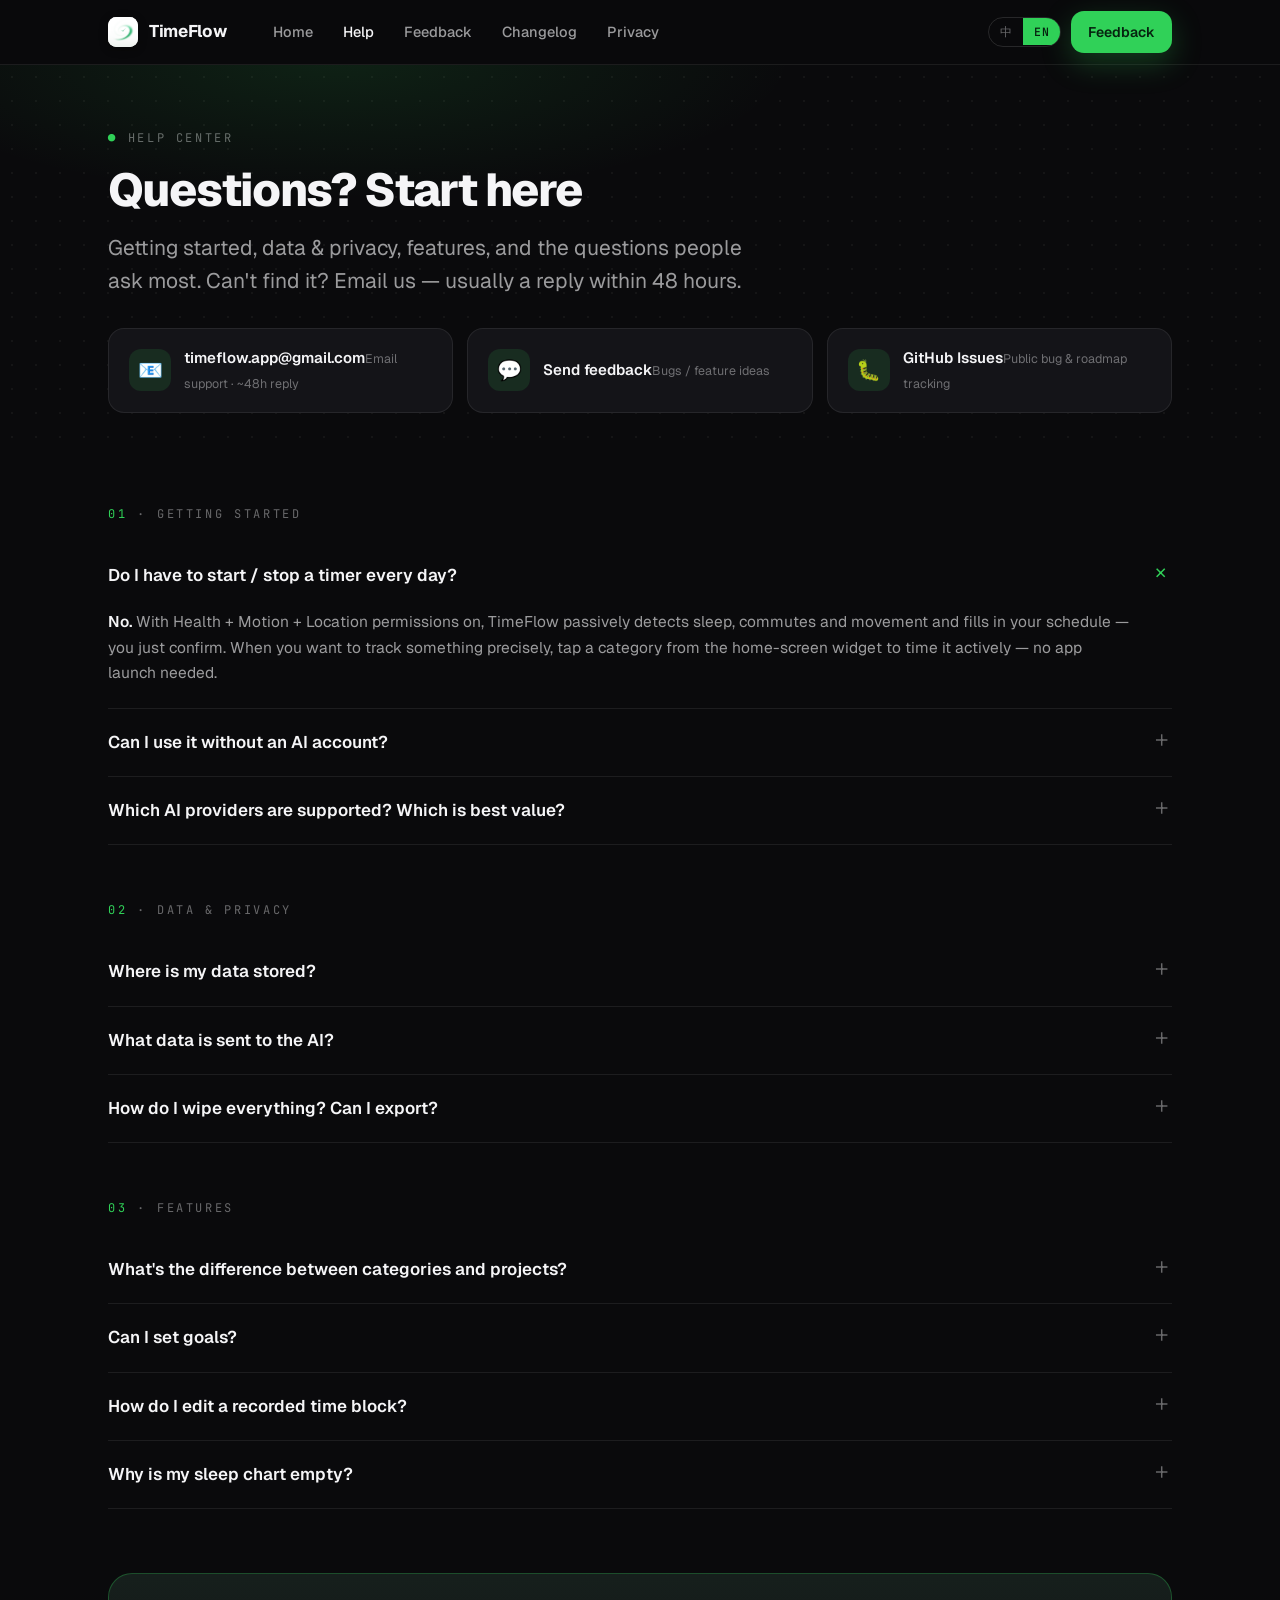
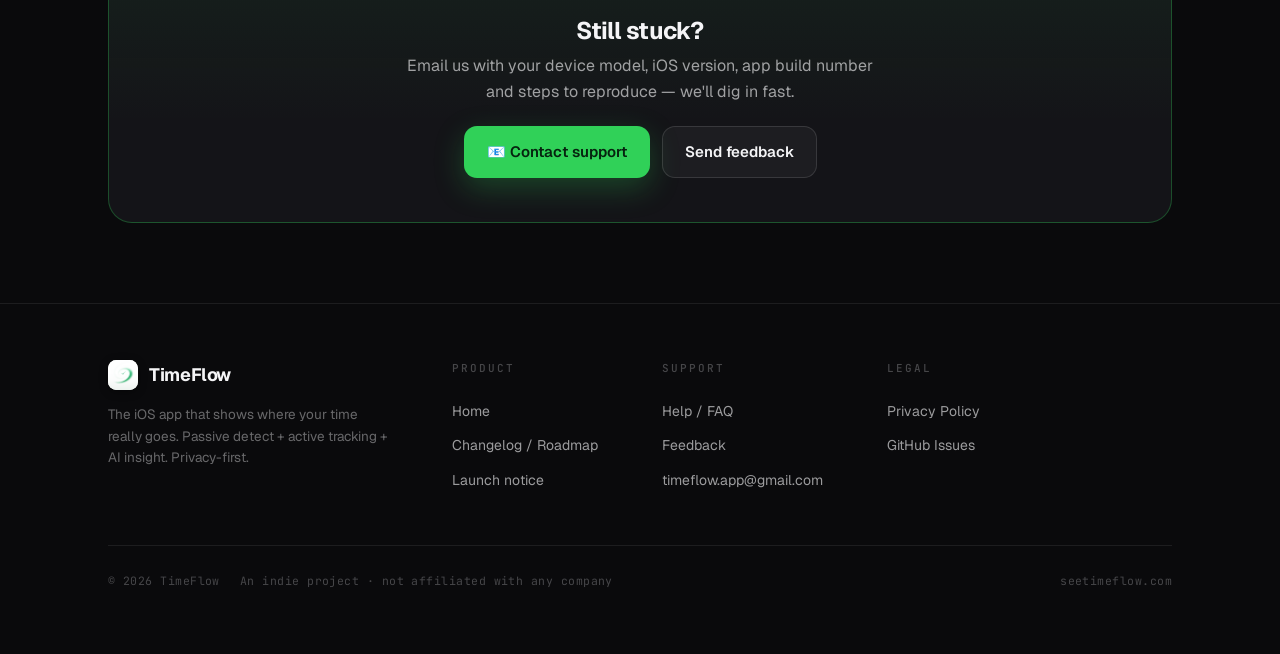
<file: help.html>
<!doctype html>
<html lang="zh">
<head>
<meta charset="utf-8"/>
<meta name="viewport" content="width=device-width, initial-scale=1"/>
<title data-en="TimeFlow — Help & FAQ">TimeFlow — 帮助与常见问题</title>
<meta name="description" content="TimeFlow 帮助中心：入门、数据与隐私、功能说明与常见问题。"/>
<link rel="preconnect" href="https://fonts.googleapis.com"/>
<link rel="preconnect" href="https://fonts.gstatic.com" crossorigin/>
<link href="https://fonts.googleapis.com/css2?family=Geist:wght@300;400;500;600;700;800&family=JetBrains+Mono:wght@400;500;600&display=swap" rel="stylesheet"/>
<link rel="icon" type="image/png" href="assets/app-icon.png"/>
<link rel="apple-touch-icon" href="assets/app-icon.png"/>
<link rel="stylesheet" href="styles.css"/>
<style>
  .page-head { padding: 64px 0 36px; position: relative; overflow: hidden; }
  .page-head::before { content:""; position:absolute; inset:-20% -10% auto; height:340px;
    background: radial-gradient(50% 70% at 30% 20%, rgba(48,209,88,0.12), transparent 60%); pointer-events:none; }
  .page-head h1 { position: relative; }
  .page-head .lede { max-width: 640px; margin-top: 18px; }

  .help-contact { display: flex; flex-wrap: wrap; gap: 14px; margin-top: 30px; position: relative; }
  .contact-card { display: flex; align-items: center; gap: 13px; padding: 16px 20px; border-radius: 16px;
    background: var(--surface); border: 1px solid var(--hairline); flex: 1; min-width: 240px; transition: border-color .15s, transform .15s; }
  .contact-card:hover { border-color: var(--green-line); transform: translateY(-2px); }
  .contact-card .ic { width: 42px; height: 42px; border-radius: 12px; background: var(--green-tint);
    display: flex; align-items: center; justify-content: center; font-size: 20px; flex: 0 0 auto; }
  .contact-card .t { font-weight: 600; font-size: 15px; }
  .contact-card .d { font-size: 12.5px; color: var(--ink-3); margin-top: 2px; }

  .faq-section { margin-top: 56px; }
  .faq-section > .kicker { margin-bottom: 18px; }
  details.qa { border-bottom: 1px solid var(--hairline); }
  details.qa summary {
    list-style: none; cursor: pointer; padding: 20px 40px 20px 0; position: relative;
    font-size: 17px; font-weight: 600; color: var(--ink); transition: color .15s;
  }
  details.qa summary::-webkit-details-marker { display: none; }
  details.qa summary:hover { color: var(--green-bright); }
  details.qa summary::after {
    content: "+"; position: absolute; right: 4px; top: 18px; font-size: 24px; font-weight: 300;
    color: var(--ink-3); transition: transform .2s ease; line-height: 1;
  }
  details.qa[open] summary::after { transform: rotate(45deg); color: var(--green); }
  details.qa .a { padding: 0 40px 22px 0; color: var(--ink-2); font-size: 15.5px; line-height: 1.65; }
  details.qa .a p { margin: 0 0 10px; }
  details.qa .a p:last-child { margin-bottom: 0; }
  details.qa .a b { color: var(--ink); font-weight: 600; }
  details.qa .a ul { margin: 8px 0; padding-left: 20px; }
  details.qa .a li { margin: 5px 0; }
  details.qa .a code { font-family: var(--mono); font-size: 13px; background: rgba(255,255,255,0.06);
    padding: 2px 6px; border-radius: 5px; color: var(--green-bright); }
  .lvl-chip { display:inline-block; font-family:var(--mono); font-size:11px; font-weight:600; padding:2px 8px;
    border-radius:6px; margin-right:6px; }
  .lvl-chip.l1 { color: var(--green); border:1px solid var(--green-line); }
  .lvl-chip.l2 { color: var(--c-fun); border:1px solid rgba(234,179,8,0.4); }
  .lvl-chip.l3 { color: var(--ink-2); border:1px solid var(--hairline-2); }

  .help-foot-cta { margin-top: 64px; text-align: center; padding: 44px 28px; border-radius: 24px;
    background: linear-gradient(180deg, rgba(48,209,88,0.06), transparent 60%), var(--surface);
    border: 1px solid var(--green-line); }
  .help-foot-cta h3 { font-size: 24px; margin-bottom: 10px; }
  .help-foot-cta p { color: var(--ink-2); margin: 0 auto 22px; max-width: 480px; }
  .help-foot-cta .row { display:flex; gap:12px; justify-content:center; flex-wrap:wrap; }
</style>
</head>
<body>

<!-- NAV -->
<nav class="nav">
  <div class="nav-inner">
    <a class="brand" href="index.html"><span class="mk"><img src="assets/app-icon.png" alt="TimeFlow"/></span>TimeFlow</a>
    <div class="nav-links">
      <a href="index.html"><span class="zh">首页</span><span class="en">Home</span></a>
      <a href="help.html" class="active"><span class="zh">帮助</span><span class="en">Help</span></a>
      <a href="feedback.html"><span class="zh">反馈</span><span class="en">Feedback</span></a>
      <a href="changelog.html"><span class="zh">更新</span><span class="en">Changelog</span></a>
      <a href="privacy.html"><span class="zh">隐私</span><span class="en">Privacy</span></a>
    </div>
    <span class="nav-spacer"></span>
    <div class="nav-right">
      <div class="lang-toggle"><button data-lang-btn="zh">中</button><button data-lang-btn="en">EN</button></div>
      <a class="btn btn-primary nav-cta" href="feedback.html"><span class="zh">反馈</span><span class="en">Feedback</span></a>
      <button class="hamburger" data-burger aria-label="Menu"><svg width="24" height="24" viewBox="0 0 24 24" fill="none" stroke="currentColor" stroke-width="2" stroke-linecap="round"><line x1="3" y1="7" x2="21" y2="7"/><line x1="3" y1="12" x2="21" y2="12"/><line x1="3" y1="17" x2="21" y2="17"/></svg></button>
    </div>
  </div>
</nav>
<div class="drawer" data-drawer>
  <a href="index.html"><span class="zh">首页</span><span class="en">Home</span></a>
  <a href="help.html"><span class="zh">帮助 / 常见问题</span><span class="en">Help / FAQ</span></a>
  <a href="feedback.html"><span class="zh">反馈</span><span class="en">Feedback</span></a>
  <a href="changelog.html"><span class="zh">更新日志</span><span class="en">Changelog</span></a>
  <a href="privacy.html"><span class="zh">隐私政策</span><span class="en">Privacy</span></a>
</div>

<!-- HEAD -->
<header class="page-head dotgrid">
  <div class="container">
    <p class="kicker"><span class="num">●</span> <span class="zh">帮助中心</span><span class="en">Help center</span></p>
    <h1 class="h2"><span class="zh">有问题？先看这里</span><span class="en">Questions? Start here</span></h1>
    <p class="lede"><span class="zh">入门、数据与隐私、功能说明，以及大家最常问的问题。找不到答案就直接发邮件，通常 48 小时内回复。</span><span class="en">Getting started, data & privacy, features, and the questions people ask most. Can't find it? Email us — usually a reply within 48 hours.</span></p>
    <div class="help-contact">
      <a class="contact-card" href="mailto:timeflow.app@gmail.com">
        <span class="ic">📧</span><span><span class="t">timeflow.app@gmail.com</span><span class="d zh">邮件支持 · 约 48h 回复</span><span class="d en">Email support · ~48h reply</span></span>
      </a>
      <a class="contact-card" href="feedback.html">
        <span class="ic">💬</span><span><span class="t zh">提交反馈</span><span class="t en">Send feedback</span><span class="d zh">bug / 功能建议</span><span class="d en">Bugs / feature ideas</span></span>
      </a>
      <a class="contact-card" href="https://github.com/perfect12369874/timeflow-ios/issues" target="_blank" rel="noopener">
        <span class="ic">🐛</span><span><span class="t">GitHub Issues</span><span class="d zh">公开追踪 bug 与 roadmap</span><span class="d en">Public bug & roadmap tracking</span></span>
      </a>
    </div>
  </div>
</header>

<main class="container" style="padding-bottom:40px">

  <!-- 入门 -->
  <section class="faq-section reveal">
    <p class="kicker"><span class="num">01</span> · <span class="zh">入门</span><span class="en">Getting started</span></p>
    <details class="qa" open>
      <summary><span class="zh">我需要每天手动开始 / 停止计时吗？</span><span class="en">Do I have to start / stop a timer every day?</span></summary>
      <div class="a">
        <p class="zh"><b>不需要。</b>开启 健康 + 运动 + 位置 权限后，TimeFlow 会被动识别睡眠、通勤、移动状态，自动补全你的时间表，你只要确认。需要精确追踪某件事时，从桌面小组件点一下分类就能主动计时——也不用打开 App。</p>
        <p class="en"><b>No.</b> With Health + Motion + Location permissions on, TimeFlow passively detects sleep, commutes and movement and fills in your schedule — you just confirm. When you want to track something precisely, tap a category from the home-screen widget to time it actively — no app launch needed.</p>
      </div>
    </details>
    <details class="qa">
      <summary><span class="zh">我没有 AI 服务商账号也能用吗？</span><span class="en">Can I use it without an AI account?</span></summary>
      <div class="a">
        <p class="zh"><b>能。</b>AI 洞察是可选功能。即使不连 AI，TimeFlow 也能完整记录、统计、显示趋势与目标进度。</p>
        <p class="en"><b>Yes.</b> AI insight is optional. Without any AI connected, TimeFlow still records, tallies, and shows trends and goal progress in full.</p>
      </div>
    </details>
    <details class="qa">
      <summary><span class="zh">支持哪些 AI？哪个更划算？</span><span class="en">Which AI providers are supported? Which is best value?</span></summary>
      <div class="a">
        <p class="zh">你<b>自带 Key（BYOK）</b>，可在 设置 → AI 提供商 里随时切换：</p>
        <ul>
          <li><b>Claude</b>（Anthropic）— 中文 + 长上下文分析最稳</li>
          <li><b>Gemini</b>（Google）— 免费额度大，速度快</li>
          <li><b>DeepSeek</b> — 价格最低，推理强</li>
          <li><b>Kimi</b>（Moonshot）— 中文 + 国内访问友好</li>
          <li><b>豆包</b>（方舟）— 国内稳定、延迟低</li>
        </ul>
        <p class="en">You <b>bring your own key (BYOK)</b> and can switch anytime in Settings → AI provider:</p>
        <ul>
          <li><b>Claude</b> (Anthropic) — most reliable for Chinese & long context</li>
          <li><b>Gemini</b> (Google) — generous free tier, fast</li>
          <li><b>DeepSeek</b> — lowest cost, strong reasoning</li>
          <li><b>Kimi</b> (Moonshot) — great for Chinese & China access</li>
          <li><b>Doubao</b> (Volcengine) — stable & low-latency in China</li>
        </ul>
      </div>
    </details>
  </section>

  <!-- 数据 & 隐私 -->
  <section class="faq-section reveal">
    <p class="kicker"><span class="num">02</span> · <span class="zh">数据 &amp; 隐私</span><span class="en">Data &amp; privacy</span></p>
    <details class="qa">
      <summary><span class="zh">我的数据存在哪里？</span><span class="en">Where is my data stored?</span></summary>
      <div class="a">
        <p class="zh">默认全部在你 iPhone 本地的 SwiftData 数据库里。如果开启 iCloud 同步，数据通过你<b>私有的</b> iCloud 在你的 Apple 设备间同步。我们没有服务器，看不到你的数据。详见 <a href="privacy.html" style="color:var(--green-bright)">隐私政策</a>。</p>
        <p class="en">By default, everything lives in a local SwiftData database on your iPhone. If you enable iCloud sync, data syncs across your Apple devices through <b>your private</b> iCloud. We have no servers and cannot see your data. See the <a href="privacy.html" style="color:var(--green-bright)">Privacy Policy</a>.</p>
      </div>
    </details>
    <details class="qa">
      <summary><span class="zh">发给 AI 的数据是什么？</span><span class="en">What data is sent to the AI?</span></summary>
      <div class="a">
        <p class="zh">取决于你的 AI 隐私级别：</p>
        <p class="zh"><span class="lvl-chip l1">L1</span>只发聚合占比 / 时长统计</p>
        <p class="zh"><span class="lvl-chip l2">L2</span>+ 匿名化时间块图案（无项目名 / 无位置）</p>
        <p class="zh"><span class="lvl-chip l3">L3</span>+ 完整上下文（项目名、自定义分类名）</p>
        <p class="zh">随时在 设置 → AI 隐私级别 调整。</p>
        <p class="en">It depends on your AI privacy level:</p>
        <p class="en"><span class="lvl-chip l1">L1</span>aggregate share & durations only</p>
        <p class="en"><span class="lvl-chip l2">L2</span>+ anonymized block patterns (no names / no location)</p>
        <p class="en"><span class="lvl-chip l3">L3</span>+ full context (project & custom category names)</p>
        <p class="en">Adjust anytime in Settings → AI privacy level.</p>
      </div>
    </details>
    <details class="qa">
      <summary><span class="zh">怎么删掉所有数据？能导出吗？</span><span class="en">How do I wipe everything? Can I export?</span></summary>
      <div class="a">
        <p class="zh"><b>删除：</b>设置 → 数据与隐私 → 清空所有数据。直接卸载 App 也会一起清除 Keychain 里的 API Key。</p>
        <p class="zh"><b>导出：</b>设置 → 导出 / 备份 → <code>JSON</code> 或 <code>CSV</code>，通过分享面板发送或存到 iCloud Drive。</p>
        <p class="en"><b>Wipe:</b> Settings → Data & privacy → Erase all data. Deleting the app also clears the API key from Keychain.</p>
        <p class="en"><b>Export:</b> Settings → Export / backup → <code>JSON</code> or <code>CSV</code>, via the share sheet or to iCloud Drive.</p>
      </div>
    </details>
  </section>

  <!-- 功能 -->
  <section class="faq-section reveal">
    <p class="kicker"><span class="num">03</span> · <span class="zh">功能</span><span class="en">Features</span></p>
    <details class="qa">
      <summary><span class="zh">分类和项目有什么区别？</span><span class="en">What's the difference between categories and projects?</span></summary>
      <div class="a">
        <p class="zh"><b>分类</b>是顶层，固定 7 个（睡觉 / 工作 / 生活 / 健身 / 学习 / 反思 / 娱乐），不能改名或删除，但能改 emoji / 颜色。<b>项目</b>是分类下你自己创建的子项——比如「工作」下可以有「Project Alpha」「SysOps Migration」。</p>
        <p class="en"><b>Categories</b> are the fixed top level — 7 of them (Sleep / Work / Life / Fitness / Study / Reflect / Fun); you can't rename or delete them, but you can change emoji / color. <b>Projects</b> are sub-items you create under a category — e.g. "Project Alpha" and "SysOps Migration" under Work.</p>
      </div>
    </details>
    <details class="qa">
      <summary><span class="zh">能设置目标吗？</span><span class="en">Can I set goals?</span></summary>
      <div class="a">
        <p class="zh">每个项目都能。编辑项目 → 打开「设定目标」→ 选周期（每天 / 每周 / 每月 / 每年 / 间隔 N 天）+ 时长。在 洞察 → 目标 里能看到所有进度，每周复盘会推送给你。</p>
        <p class="en">Yes, per project. Edit project → enable "Set goal" → choose a cycle (daily / weekly / monthly / yearly / every N days) + duration. See all progress in Insights → Goals, with a weekly review pushed to you.</p>
      </div>
    </details>
    <details class="qa">
      <summary><span class="zh">怎么修改已记录的时间块？</span><span class="en">How do I edit a recorded time block?</span></summary>
      <div class="a">
        <p class="zh">点一下时间块就会弹出编辑底卡，可以调起止时间、时长、分类、项目，也能补一句语音或文字备注。日历上直接拖拽也行，15 分钟精度。</p>
        <p class="en">Tap a block to open the editor sheet — adjust start/end, duration, category, project, and add a voice or text note. You can also drag it on the calendar; 15-minute precision.</p>
      </div>
    </details>
    <details class="qa">
      <summary><span class="zh">为什么我的睡眠图表是空的？</span><span class="en">Why is my sleep chart empty?</span></summary>
      <div class="a">
        <p class="zh">说明 健康 app 没给到睡眠数据。两个可能：① 没有睡眠追踪——在 健康 app 手动添加，或开启 iPhone / Apple Watch 自动睡眠检测；② 没给 TimeFlow 健康权限——设置 → TimeFlow → 健康 → 允许「睡眠分析」。</p>
        <p class="en">It means the Health app has no sleep data. Two causes: ① no sleep tracking — add it manually in Health, or enable auto sleep detection on iPhone / Apple Watch; ② TimeFlow lacks Health permission — Settings → TimeFlow → Health → allow "Sleep Analysis".</p>
      </div>
    </details>
  </section>

  <div class="help-foot-cta reveal">
    <h3><span class="zh">没找到答案？</span><span class="en">Still stuck?</span></h3>
    <p><span class="zh">发邮件附上设备型号、iOS 版本、App 版本号和重现步骤，我们会尽快帮你看看。</span><span class="en">Email us with your device model, iOS version, app build number and steps to reproduce — we'll dig in fast.</span></p>
    <div class="row">
      <a class="btn btn-primary" href="mailto:timeflow.app@gmail.com?subject=TimeFlow%20Support"><span class="zh">📧 联系支持</span><span class="en">📧 Contact support</span></a>
      <a class="btn btn-ghost" href="feedback.html"><span class="zh">提交反馈</span><span class="en">Send feedback</span></a>
    </div>
  </div>
</main>

<!-- FOOTER -->
<footer class="footer">
  <div class="container">
    <div class="footer-grid">
      <div class="footer-brand">
        <a class="brand" href="index.html"><span class="mk"><img src="assets/app-icon.png" alt="TimeFlow"/></span>TimeFlow</a>
        <p><span class="zh">让你看见时间真正去向的 iOS app。被动识别 + 主动追踪 + AI 洞察。隐私优先。</span><span class="en">The iOS app that shows where your time really goes. Passive detect + active tracking + AI insight. Privacy-first.</span></p>
      </div>
      <div class="footer-col">
        <h4><span class="zh">产品</span><span class="en">Product</span></h4>
        <a href="index.html"><span class="zh">首页</span><span class="en">Home</span></a>
        <a href="changelog.html"><span class="zh">更新日志 / Roadmap</span><span class="en">Changelog / Roadmap</span></a>
        <a href="index.html#notify"><span class="zh">上架通知</span><span class="en">Launch notice</span></a>
      </div>
      <div class="footer-col">
        <h4><span class="zh">支持</span><span class="en">Support</span></h4>
        <a href="help.html"><span class="zh">帮助 / 常见问题</span><span class="en">Help / FAQ</span></a>
        <a href="feedback.html"><span class="zh">反馈 / 建议</span><span class="en">Feedback</span></a>
        <a href="mailto:timeflow.app@gmail.com">timeflow.app@gmail.com</a>
      </div>
      <div class="footer-col">
        <h4><span class="zh">法律</span><span class="en">Legal</span></h4>
        <a href="privacy.html"><span class="zh">隐私政策</span><span class="en">Privacy Policy</span></a>
        <a href="https://github.com/perfect12369874/timeflow-ios/issues" target="_blank" rel="noopener">GitHub Issues</a>
      </div>
    </div>
    <div class="footer-bottom">
      <span>© <span data-year>2026</span> TimeFlow</span>
      <span class="zh">独立开发者作品 · 不属于任何公司</span><span class="en">An indie project · not affiliated with any company</span>
      <span class="sp"></span>
      <span>seetimeflow.com</span>
    </div>
  </div>
</footer>

<script src="site.js"></script>
</body>
</html>
</file>
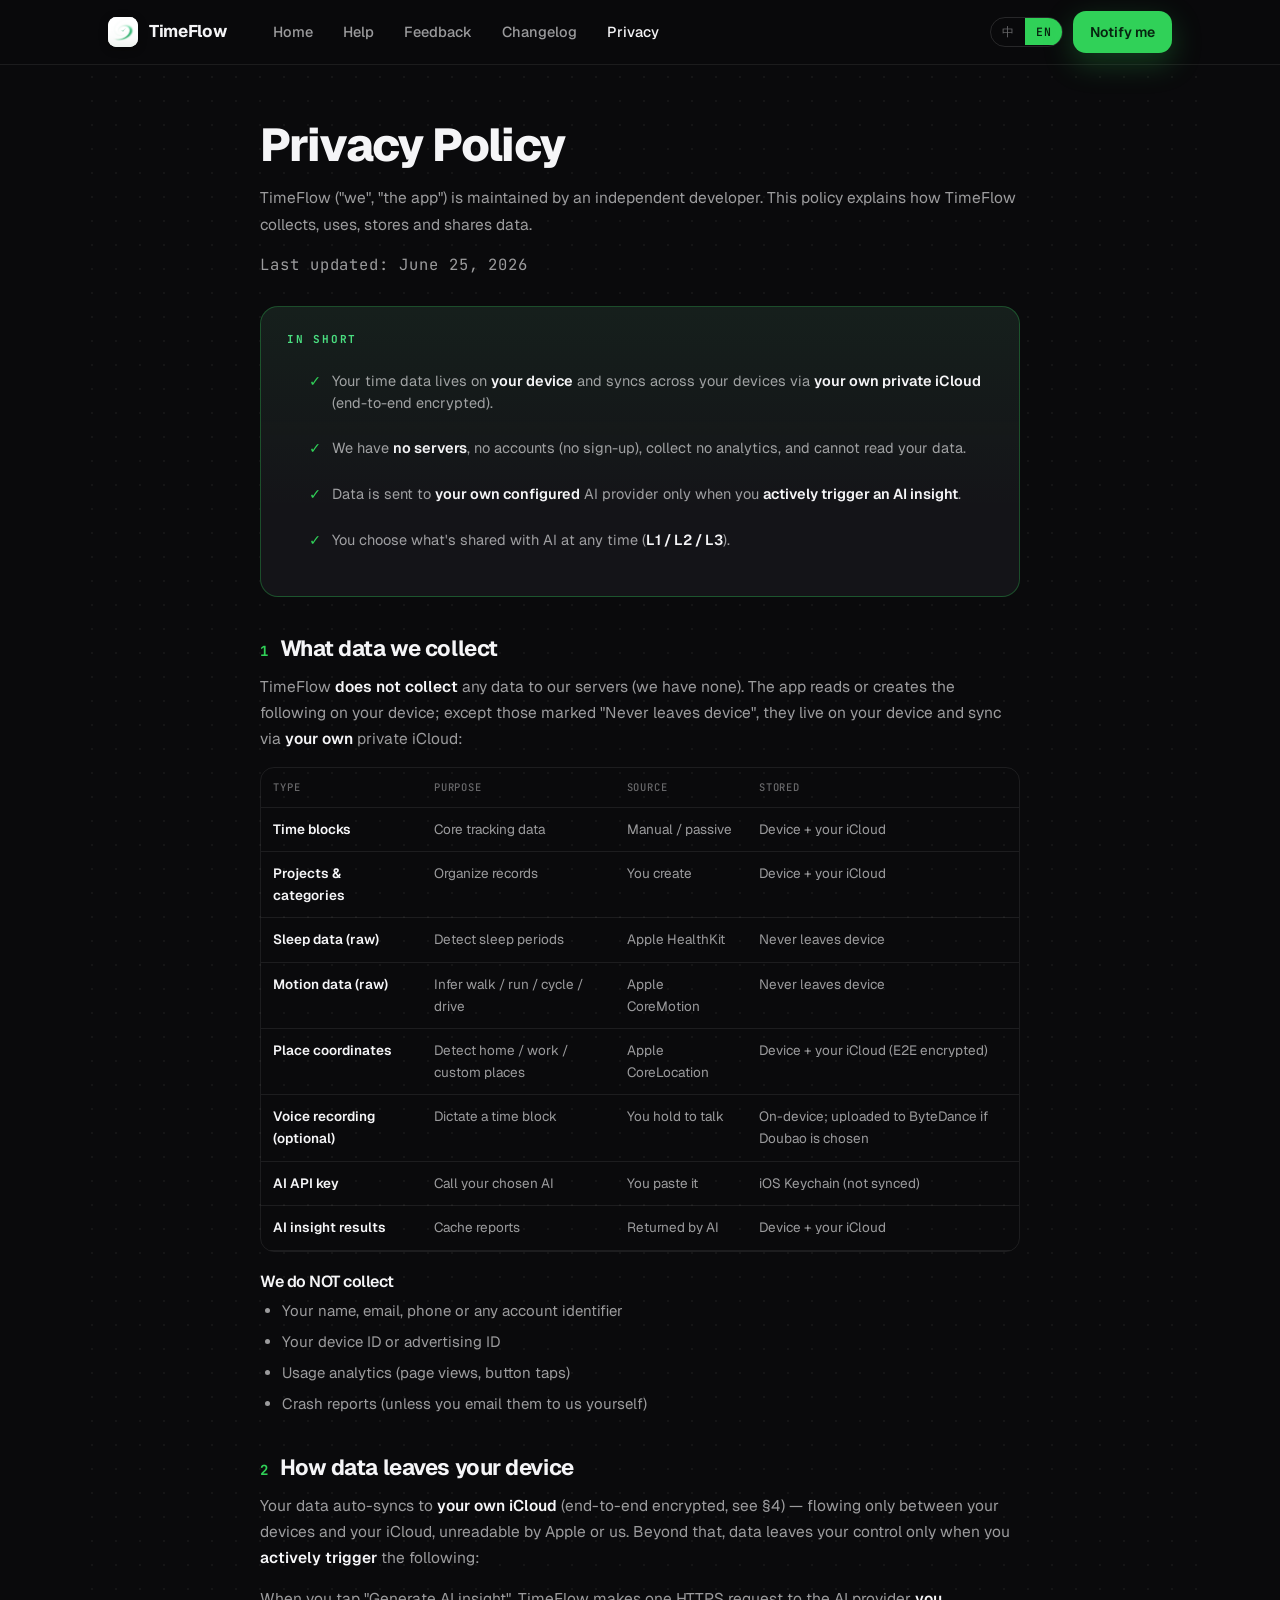
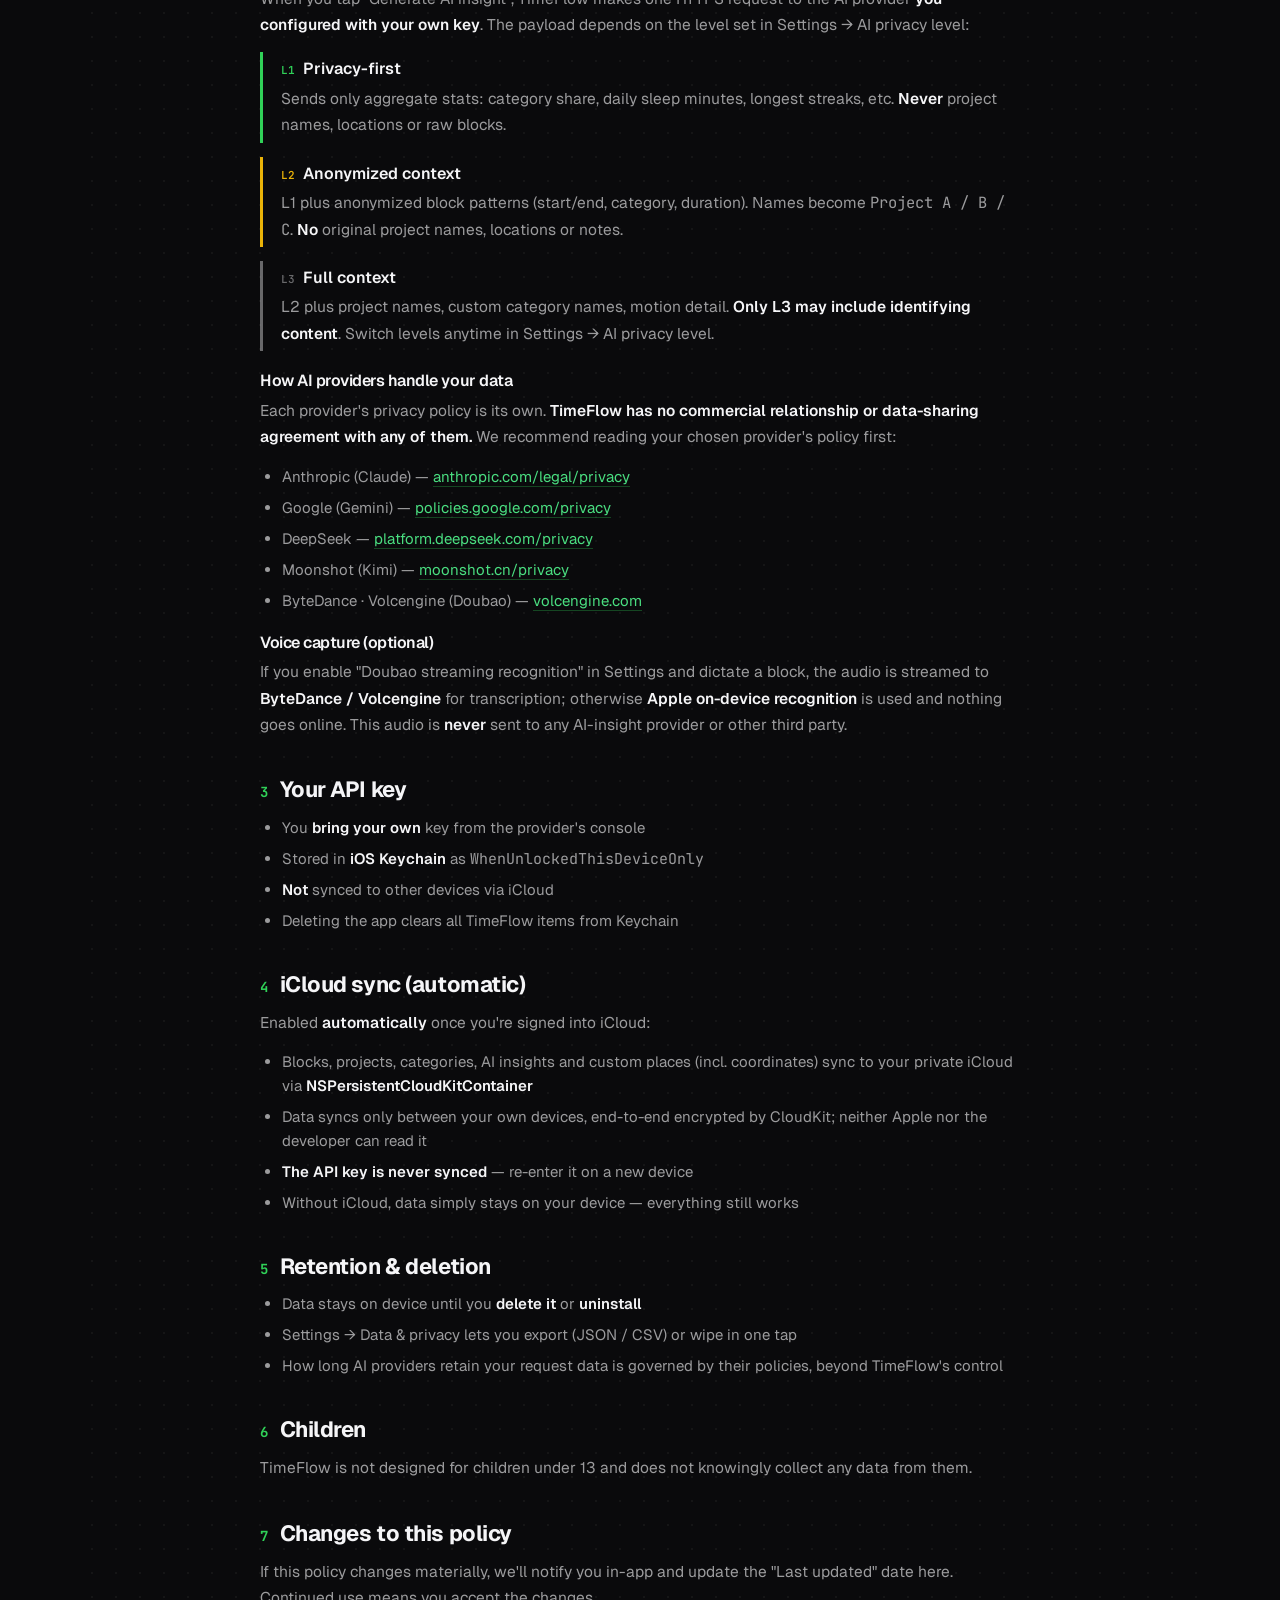
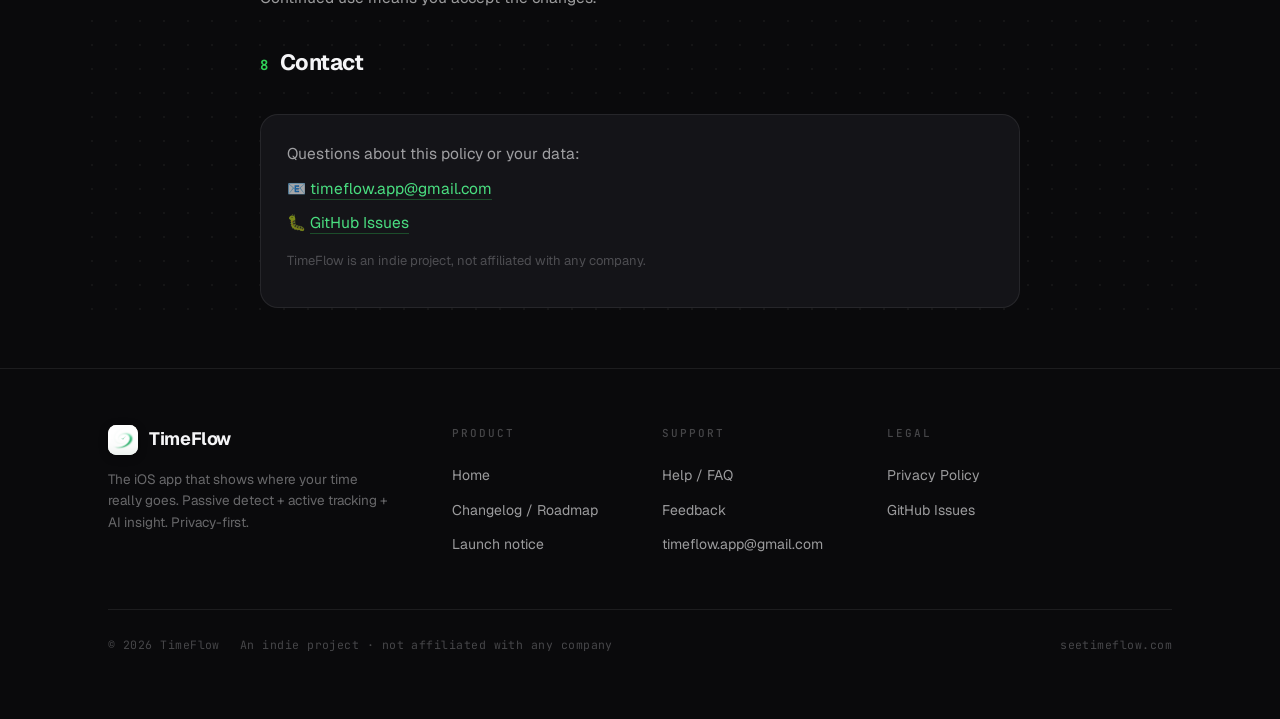
<file: privacy.html>
<!doctype html>
<html lang="zh">
<head>
<meta charset="utf-8"/>
<meta name="viewport" content="width=device-width, initial-scale=1"/>
<title data-en="TimeFlow — Privacy Policy">TimeFlow — 隐私政策</title>
<meta name="description" content="TimeFlow 隐私政策：零服务器、零账户，数据默认只存你的设备与私有 iCloud。"/>
<link rel="preconnect" href="https://fonts.googleapis.com"/>
<link rel="preconnect" href="https://fonts.gstatic.com" crossorigin/>
<link href="https://fonts.googleapis.com/css2?family=Geist:wght@300;400;500;600;700;800&family=JetBrains+Mono:wght@400;500;600&display=swap" rel="stylesheet"/>
<link rel="icon" type="image/png" href="assets/app-icon.png"/>
<link rel="apple-touch-icon" href="assets/app-icon.png"/>
<link rel="stylesheet" href="styles.css"/>
<style>
  .doc { max-width: 760px; margin: 0 auto; padding: 56px 0 20px; }
  .doc-head { margin-bottom: 36px; }
  .doc-head h1 { font-size: clamp(32px, 5vw, 46px); font-weight: 800; letter-spacing: -0.035em; }
  .updated { font-family: var(--mono); font-size: 12px; color: var(--ink-3); letter-spacing: 0.06em; margin-top: 14px; }
  .tldr { background: linear-gradient(180deg, rgba(48,209,88,0.06), transparent 70%), var(--surface);
    border: 1px solid var(--green-line); border-radius: 18px; padding: 24px 26px; margin: 28px 0 8px; }
  .tldr h4 { font-family: var(--mono); font-size: 11px; letter-spacing: 0.16em; text-transform: uppercase; color: var(--green-bright); margin: 0 0 14px; }
  .tldr ul { margin: 0; padding-left: 4px; list-style: none; display: flex; flex-direction: column; gap: 10px; }
  .tldr li { display: flex; gap: 11px; font-size: 14.5px; color: var(--ink-2); line-height: 1.5; }
  .tldr li .tick { color: var(--green); flex: 0 0 auto; }
  .tldr li b { color: var(--ink); }

  .doc section { margin-top: 40px; }
  .doc h2 { font-size: 22px; font-weight: 700; letter-spacing: -0.02em; margin: 0 0 14px; display: flex; gap: 12px; align-items: baseline; }
  .doc h2 .n { font-family: var(--mono); font-size: 14px; color: var(--green); flex: 0 0 auto; }
  .doc h3 { font-size: 16px; font-weight: 600; margin: 22px 0 8px; color: var(--ink); }
  .doc p { color: var(--ink-2); font-size: 15.5px; line-height: 1.7; margin: 0 0 14px; }
  .doc p b, .doc li b { color: var(--ink); font-weight: 600; }
  .doc a { color: var(--green-bright); text-decoration: none; border-bottom: 1px solid var(--green-line); }
  .doc ul { color: var(--ink-2); font-size: 15px; line-height: 1.6; padding-left: 22px; margin: 0 0 14px; }
  .doc li { margin: 7px 0; }

  table.data { width: 100%; border-collapse: collapse; margin: 16px 0; font-size: 13.5px; }
  table.data th, table.data td { text-align: left; padding: 11px 12px; border-bottom: 1px solid var(--hairline); vertical-align: top; }
  table.data th { font-family: var(--mono); font-size: 10.5px; letter-spacing: 0.08em; text-transform: uppercase; color: var(--ink-3); font-weight: 500; }
  table.data td { color: var(--ink-2); }
  table.data td:first-child { color: var(--ink); font-weight: 600; }
  .table-scroll { overflow-x: auto; -webkit-overflow-scrolling: touch; border: 1px solid var(--hairline); border-radius: 14px; }
  .table-scroll table.data { margin: 0; min-width: 560px; }
  .table-scroll th, .table-scroll td { padding: 12px 14px; }

  .lvl-block { border-left: 3px solid var(--hairline-2); padding: 4px 0 4px 18px; margin: 14px 0; }
  .lvl-block.l1 { border-color: var(--green); }
  .lvl-block.l2 { border-color: var(--c-fun); }
  .lvl-block.l3 { border-color: var(--ink-3); }
  .lvl-block .lt { font-weight: 600; color: var(--ink); margin-bottom: 4px; }
  .lvl-block .lt .tag { font-family: var(--mono); font-size: 11px; margin-right: 8px; }
  .lvl-block.l1 .tag { color: var(--green); } .lvl-block.l2 .tag { color: var(--c-fun); } .lvl-block.l3 .tag { color: var(--ink-3); }

  .contact-box { margin-top: 40px; background: var(--surface); border: 1px solid var(--hairline); border-radius: 18px; padding: 26px; }
  .contact-box p { margin: 0 0 8px; }
</style>
</head>
<body>

<!-- NAV -->
<nav class="nav">
  <div class="nav-inner">
    <a class="brand" href="index.html"><span class="mk"><img src="assets/app-icon.png" alt="TimeFlow"/></span>TimeFlow</a>
    <div class="nav-links">
      <a href="index.html"><span class="zh">首页</span><span class="en">Home</span></a>
      <a href="help.html"><span class="zh">帮助</span><span class="en">Help</span></a>
      <a href="feedback.html"><span class="zh">反馈</span><span class="en">Feedback</span></a>
      <a href="changelog.html"><span class="zh">更新</span><span class="en">Changelog</span></a>
      <a href="privacy.html" class="active"><span class="zh">隐私</span><span class="en">Privacy</span></a>
    </div>
    <span class="nav-spacer"></span>
    <div class="nav-right">
      <div class="lang-toggle"><button data-lang-btn="zh">中</button><button data-lang-btn="en">EN</button></div>
      <a class="btn btn-primary nav-cta" href="index.html#notify"><span class="zh">通知我</span><span class="en">Notify me</span></a>
      <button class="hamburger" data-burger aria-label="Menu"><svg width="24" height="24" viewBox="0 0 24 24" fill="none" stroke="currentColor" stroke-width="2" stroke-linecap="round"><line x1="3" y1="7" x2="21" y2="7"/><line x1="3" y1="12" x2="21" y2="12"/><line x1="3" y1="17" x2="21" y2="17"/></svg></button>
    </div>
  </div>
</nav>
<div class="drawer" data-drawer>
  <a href="index.html"><span class="zh">首页</span><span class="en">Home</span></a>
  <a href="help.html"><span class="zh">帮助 / 常见问题</span><span class="en">Help / FAQ</span></a>
  <a href="feedback.html"><span class="zh">反馈</span><span class="en">Feedback</span></a>
  <a href="changelog.html"><span class="zh">更新日志</span><span class="en">Changelog</span></a>
  <a href="privacy.html"><span class="zh">隐私政策</span><span class="en">Privacy</span></a>
</div>

<main class="container dotgrid">
  <article class="doc">
    <div class="doc-head">
      <h1><span class="zh">隐私政策</span><span class="en">Privacy Policy</span></h1>
      <p style="color:var(--ink-2);font-size:15.5px;line-height:1.7;margin-top:16px">
        <span class="zh">TimeFlow（「我们」「本 App」）由独立开发者维护。本政策说明 TimeFlow 如何收集、使用、存储和共享数据。</span>
        <span class="en">TimeFlow ("we", "the app") is maintained by an independent developer. This policy explains how TimeFlow collects, uses, stores and shares data.</span>
      </p>
      <p class="updated"><span class="zh">最后更新：2026 年 6 月 25 日</span><span class="en">Last updated: June 25, 2026</span></p>

      <div class="tldr">
        <h4><span class="zh">简而言之</span><span class="en">In short</span></h4>
        <ul>
          <li><span class="tick">✓</span><span class="zh">你的时间记录数据存在<b>你的设备</b>，并通过<b>你自己的 iCloud 私有库</b>（端对端加密）在你的设备间自动同步。</span><span class="en">Your time data lives on <b>your device</b> and syncs across your devices via <b>your own private iCloud</b> (end-to-end encrypted).</span></li>
          <li><span class="tick">✓</span><span class="zh">我们<b>没有服务器</b>，没有账户系统（无需注册登录），不收集分析数据，也读不到你的数据。</span><span class="en">We have <b>no servers</b>, no accounts (no sign-up), collect no analytics, and cannot read your data.</span></li>
          <li><span class="tick">✓</span><span class="zh">只有你<b>主动触发 AI 洞察</b>时，部分数据才发给你<b>自己配置的</b> AI 服务商。</span><span class="en">Data is sent to <b>your own configured</b> AI provider only when you <b>actively trigger an AI insight</b>.</span></li>
          <li><span class="tick">✓</span><span class="zh">你随时可以选择上传给 AI 的数据范围（<b>L1 / L2 / L3</b>）。</span><span class="en">You choose what's shared with AI at any time (<b>L1 / L2 / L3</b>).</span></li>
        </ul>
      </div>
    </div>

    <!-- 1 -->
    <section>
      <h2><span class="n">1</span><span class="zh">我们收集什么数据</span><span class="en">What data we collect</span></h2>
      <p><span class="zh">TimeFlow 本身<b>不收集</b>任何数据到我们的服务器（因为我们没有服务器）。App 在你的设备上读取或创建以下数据；除标注「不离开设备」外，均存在你的设备并经<b>你自己的</b> iCloud 私有库同步：</span><span class="en">TimeFlow <b>does not collect</b> any data to our servers (we have none). The app reads or creates the following on your device; except those marked "Never leaves device", they live on your device and sync via <b>your own</b> private iCloud:</span></p>
      <div class="table-scroll">
        <table class="data">
          <thead class="zh"><tr><th>类型</th><th>用途</th><th>来源</th><th>存储位置</th></tr></thead>
          <thead class="en"><tr><th>Type</th><th>Purpose</th><th>Source</th><th>Stored</th></tr></thead>
          <tbody class="zh">
            <tr><td>时间块</td><td>时间记录核心数据</td><td>手动 / 被动识别</td><td>设备 + 你的 iCloud</td></tr>
            <tr><td>项目和分类</td><td>组织你的记录</td><td>你创建</td><td>设备 + 你的 iCloud</td></tr>
            <tr><td>睡眠数据（原始）</td><td>识别睡眠时段</td><td>Apple HealthKit</td><td>不离开设备</td></tr>
            <tr><td>运动数据（原始）</td><td>推断走路 / 跑步 / 骑行 / 驾驶</td><td>Apple CoreMotion</td><td>不离开设备</td></tr>
            <tr><td>地点坐标</td><td>识别家 / 工作 / 自定义地点</td><td>Apple CoreLocation</td><td>设备 + 你的 iCloud（端对端加密）</td></tr>
            <tr><td>语音录音（可选）</td><td>口述补记时间块</td><td>你按住说话</td><td>本地识别；选用豆包时上传字节跳动转写</td></tr>
            <tr><td>AI API Key</td><td>调用你选的 AI</td><td>你粘贴输入</td><td>iOS Keychain（不同步）</td></tr>
            <tr><td>AI 洞察结果</td><td>缓存生成的报告</td><td>AI 返回</td><td>设备 + 你的 iCloud</td></tr>
          </tbody>
          <tbody class="en">
            <tr><td>Time blocks</td><td>Core tracking data</td><td>Manual / passive</td><td>Device + your iCloud</td></tr>
            <tr><td>Projects & categories</td><td>Organize records</td><td>You create</td><td>Device + your iCloud</td></tr>
            <tr><td>Sleep data (raw)</td><td>Detect sleep periods</td><td>Apple HealthKit</td><td>Never leaves device</td></tr>
            <tr><td>Motion data (raw)</td><td>Infer walk / run / cycle / drive</td><td>Apple CoreMotion</td><td>Never leaves device</td></tr>
            <tr><td>Place coordinates</td><td>Detect home / work / custom places</td><td>Apple CoreLocation</td><td>Device + your iCloud (E2E encrypted)</td></tr>
            <tr><td>Voice recording (optional)</td><td>Dictate a time block</td><td>You hold to talk</td><td>On-device; uploaded to ByteDance if Doubao is chosen</td></tr>
            <tr><td>AI API key</td><td>Call your chosen AI</td><td>You paste it</td><td>iOS Keychain (not synced)</td></tr>
            <tr><td>AI insight results</td><td>Cache reports</td><td>Returned by AI</td><td>Device + your iCloud</td></tr>
          </tbody>
        </table>
      </div>
      <h3><span class="zh">我们不收集</span><span class="en">We do NOT collect</span></h3>
      <ul>
        <li><span class="zh">你的姓名、邮箱、电话或任何账户标识</span><span class="en">Your name, email, phone or any account identifier</span></li>
        <li><span class="zh">你的设备 ID、广告 ID</span><span class="en">Your device ID or advertising ID</span></li>
        <li><span class="zh">应用使用统计（页面访问、按钮点击）</span><span class="en">Usage analytics (page views, button taps)</span></li>
        <li><span class="zh">崩溃报告（除非你主动通过邮件附上）</span><span class="en">Crash reports (unless you email them to us yourself)</span></li>
      </ul>
    </section>

    <!-- 2 -->
    <section>
      <h2><span class="n">2</span><span class="zh">数据如何离开你的设备</span><span class="en">How data leaves your device</span></h2>
      <p><span class="zh">你的数据会自动同步到<b>你自己的 iCloud</b>（端对端加密，见第 4 节）—— 只在「你的设备 ↔ 你的 iCloud」之间流转，苹果和我们都读不到。除此之外，数据离开你的掌控只在你<b>主动触发</b>下面这些情况：</span><span class="en">Your data auto-syncs to <b>your own iCloud</b> (end-to-end encrypted, see §4) — flowing only between your devices and your iCloud, unreadable by Apple or us. Beyond that, data leaves your control only when you <b>actively trigger</b> the following:</span></p>
      <p><span class="zh">当你点「生成 AI 洞察」时，TimeFlow 会向你<b>自己配置 API Key 的</b> AI 服务商发起一次 HTTPS 请求。payload 取决于你在「设置 → AI 隐私级别」选择的等级：</span><span class="en">When you tap "Generate AI insight", TimeFlow makes one HTTPS request to the AI provider <b>you configured with your own key</b>. The payload depends on the level set in Settings → AI privacy level:</span></p>
      <div class="lvl-block l1">
        <div class="lt"><span class="tag">L1</span><span class="zh">隐私优先</span><span class="en">Privacy-first</span></div>
        <p style="margin:0"><span class="zh">只发送聚合统计：各分类时长占比、每日睡眠总分钟、最长连续天数等。<b>不发送</b>项目名、地点、原始时间块。</span><span class="en">Sends only aggregate stats: category share, daily sleep minutes, longest streaks, etc. <b>Never</b> project names, locations or raw blocks.</span></p>
      </div>
      <div class="lvl-block l2">
        <div class="lt"><span class="tag">L2</span><span class="zh">匿名上下文</span><span class="en">Anonymized context</span></div>
        <p style="margin:0"><span class="zh">在 L1 基础上 + 匿名化时间块图案（起止、分类、时长）。项目名替换为 <code style="font-family:var(--mono)">Project A / B / C</code>。<b>不发送</b>项目原名、地点、备注。</span><span class="en">L1 plus anonymized block patterns (start/end, category, duration). Names become <code style="font-family:var(--mono)">Project A / B / C</code>. <b>No</b> original project names, locations or notes.</span></p>
      </div>
      <div class="lvl-block l3">
        <div class="lt"><span class="tag">L3</span><span class="zh">完整上下文</span><span class="en">Full context</span></div>
        <p style="margin:0"><span class="zh">在 L2 基础上 + 项目名、自定义分类名、运动细节。<b>只有 L3 会包含可能识别你身份的内容</b>。隐私级别可在「设置 → AI 隐私级别」随时切换。</span><span class="en">L2 plus project names, custom category names, motion detail. <b>Only L3 may include identifying content</b>. Switch levels anytime in Settings → AI privacy level.</span></p>
      </div>
      <h3><span class="zh">AI 服务商如何处理你的数据</span><span class="en">How AI providers handle your data</span></h3>
      <p><span class="zh">每家服务商的隐私政策由其各自管理。<b>TimeFlow 与任何一家都无商业关系或数据共享协议。</b>建议你在使用前阅读所选服务商的政策：</span><span class="en">Each provider's privacy policy is its own. <b>TimeFlow has no commercial relationship or data-sharing agreement with any of them.</b> We recommend reading your chosen provider's policy first:</span></p>
      <ul>
        <li>Anthropic (Claude) — <a href="https://www.anthropic.com/legal/privacy" target="_blank" rel="noopener">anthropic.com/legal/privacy</a></li>
        <li>Google (Gemini) — <a href="https://policies.google.com/privacy" target="_blank" rel="noopener">policies.google.com/privacy</a></li>
        <li>DeepSeek — <a href="https://platform.deepseek.com/privacy" target="_blank" rel="noopener">platform.deepseek.com/privacy</a></li>
        <li>Moonshot (Kimi) — <a href="https://www.moonshot.cn/privacy" target="_blank" rel="noopener">moonshot.cn/privacy</a></li>
        <li><span class="zh">字节跳动 · 火山引擎（豆包）</span><span class="en">ByteDance · Volcengine (Doubao)</span> — <a href="https://www.volcengine.com/docs/6256/64902" target="_blank" rel="noopener">volcengine.com</a></li>
      </ul>

      <h3><span class="zh">语音补记（可选）</span><span class="en">Voice capture (optional)</span></h3>
      <p><span class="zh">若你在「设置」里开启「豆包流式识别」并用语音补记时间块，录音会实时上传<b>字节跳动 / 火山引擎</b>做转写；不开启则使用 <b>Apple 设备端识别</b>，完全不联网。这条数据<b>绝不</b>发给任何 AI 洞察服务商或其他第三方。</span><span class="en">If you enable "Doubao streaming recognition" in Settings and dictate a block, the audio is streamed to <b>ByteDance / Volcengine</b> for transcription; otherwise <b>Apple on-device recognition</b> is used and nothing goes online. This audio is <b>never</b> sent to any AI-insight provider or other third party.</span></p>
    </section>

    <!-- 3 -->
    <section>
      <h2><span class="n">3</span><span class="zh">你的 API Key</span><span class="en">Your API key</span></h2>
      <ul>
        <li><span class="zh">API Key 由你<b>自带</b>（从各服务商控制台获取）</span><span class="en">You <b>bring your own</b> key from the provider's console</span></li>
        <li><span class="zh">存储在 <b>iOS Keychain</b>，属性为 <code style="font-family:var(--mono)">WhenUnlockedThisDeviceOnly</code></span><span class="en">Stored in <b>iOS Keychain</b> as <code style="font-family:var(--mono)">WhenUnlockedThisDeviceOnly</code></span></li>
        <li><span class="zh"><b>不会</b>通过 iCloud 同步到其他设备</span><span class="en"><b>Not</b> synced to other devices via iCloud</span></li>
        <li><span class="zh">删除 App 即清除 Keychain 中所有 TimeFlow 项</span><span class="en">Deleting the app clears all TimeFlow items from Keychain</span></li>
      </ul>
    </section>

    <!-- 4 -->
    <section>
      <h2><span class="n">4</span><span class="zh">iCloud 同步（自动）</span><span class="en">iCloud sync (automatic)</span></h2>
      <p><span class="zh">登录 iCloud 后<b>自动开启</b>：</span><span class="en">Enabled <b>automatically</b> once you're signed into iCloud:</span></p>
      <ul>
        <li><span class="zh">时间块、项目、分类、AI 洞察、自定义地点（含坐标）通过 <b>NSPersistentCloudKitContainer</b> 同步到你私有的 iCloud</span><span class="en">Blocks, projects, categories, AI insights and custom places (incl. coordinates) sync to your private iCloud via <b>NSPersistentCloudKitContainer</b></span></li>
        <li><span class="zh">数据仅在你自己的设备之间同步，由 CloudKit 端对端加密，Apple 和开发者都读不到</span><span class="en">Data syncs only between your own devices, end-to-end encrypted by CloudKit; neither Apple nor the developer can read it</span></li>
        <li><span class="zh"><b>API Key 不会被 iCloud 同步</b>，需在新设备重新填入</span><span class="en"><b>The API key is never synced</b> — re-enter it on a new device</span></li>
        <li><span class="zh">未登录 iCloud 时，数据只留在本机，一切照常</span><span class="en">Without iCloud, data simply stays on your device — everything still works</span></li>
      </ul>
    </section>

    <!-- 5 -->
    <section>
      <h2><span class="n">5</span><span class="zh">数据保留与删除</span><span class="en">Retention & deletion</span></h2>
      <ul>
        <li><span class="zh">数据在设备上保留，直到你<b>主动删除</b>或<b>卸载 App</b></span><span class="en">Data stays on device until you <b>delete it</b> or <b>uninstall</b></span></li>
        <li><span class="zh">「设置 → 数据与隐私」可一键导出（JSON / CSV）或清空</span><span class="en">Settings → Data & privacy lets you export (JSON / CSV) or wipe in one tap</span></li>
        <li><span class="zh">AI 服务商保留你请求数据的时长由各家政策决定，TimeFlow 无法控制</span><span class="en">How long AI providers retain your request data is governed by their policies, beyond TimeFlow's control</span></li>
      </ul>
    </section>

    <!-- 6 -->
    <section>
      <h2><span class="n">6</span><span class="zh">儿童</span><span class="en">Children</span></h2>
      <p><span class="zh">TimeFlow 不针对 13 岁以下儿童设计，不会有意收集任何儿童数据。</span><span class="en">TimeFlow is not designed for children under 13 and does not knowingly collect any data from them.</span></p>
    </section>

    <!-- 7 -->
    <section>
      <h2><span class="n">7</span><span class="zh">政策变更</span><span class="en">Changes to this policy</span></h2>
      <p><span class="zh">如本政策有重大变更，我们会在 App 内提示并在此页面更新「最后更新」日期。继续使用即表示你接受变更。</span><span class="en">If this policy changes materially, we'll notify you in-app and update the "Last updated" date here. Continued use means you accept the changes.</span></p>
    </section>

    <!-- 8 -->
    <section>
      <h2><span class="n">8</span><span class="zh">联系方式</span><span class="en">Contact</span></h2>
      <div class="contact-box">
        <p><span class="zh">如对本政策或你的数据有任何疑问：</span><span class="en">Questions about this policy or your data:</span></p>
        <p>📧 <a href="mailto:timeflow.app@gmail.com">timeflow.app@gmail.com</a></p>
        <p>🐛 <a href="https://github.com/perfect12369874/timeflow-ios/issues" target="_blank" rel="noopener">GitHub Issues</a></p>
        <p style="color:var(--ink-4);font-size:13px;margin-top:14px"><span class="zh">TimeFlow 是独立开发者作品，不属于任何公司。</span><span class="en">TimeFlow is an indie project, not affiliated with any company.</span></p>
      </div>
    </section>
  </article>
</main>

<!-- FOOTER -->
<footer class="footer">
  <div class="container">
    <div class="footer-grid">
      <div class="footer-brand">
        <a class="brand" href="index.html"><span class="mk"><img src="assets/app-icon.png" alt="TimeFlow"/></span>TimeFlow</a>
        <p><span class="zh">让你看见时间真正去向的 iOS app。被动识别 + 主动追踪 + AI 洞察。隐私优先。</span><span class="en">The iOS app that shows where your time really goes. Passive detect + active tracking + AI insight. Privacy-first.</span></p>
      </div>
      <div class="footer-col">
        <h4><span class="zh">产品</span><span class="en">Product</span></h4>
        <a href="index.html"><span class="zh">首页</span><span class="en">Home</span></a>
        <a href="changelog.html"><span class="zh">更新日志 / Roadmap</span><span class="en">Changelog / Roadmap</span></a>
        <a href="index.html#notify"><span class="zh">上架通知</span><span class="en">Launch notice</span></a>
      </div>
      <div class="footer-col">
        <h4><span class="zh">支持</span><span class="en">Support</span></h4>
        <a href="help.html"><span class="zh">帮助 / 常见问题</span><span class="en">Help / FAQ</span></a>
        <a href="feedback.html"><span class="zh">反馈 / 建议</span><span class="en">Feedback</span></a>
        <a href="mailto:timeflow.app@gmail.com">timeflow.app@gmail.com</a>
      </div>
      <div class="footer-col">
        <h4><span class="zh">法律</span><span class="en">Legal</span></h4>
        <a href="privacy.html"><span class="zh">隐私政策</span><span class="en">Privacy Policy</span></a>
        <a href="https://github.com/perfect12369874/timeflow-ios/issues" target="_blank" rel="noopener">GitHub Issues</a>
      </div>
    </div>
    <div class="footer-bottom">
      <span>© <span data-year>2026</span> TimeFlow</span>
      <span class="zh">独立开发者作品 · 不属于任何公司</span><span class="en">An indie project · not affiliated with any company</span>
      <span class="sp"></span>
      <span>seetimeflow.com</span>
    </div>
  </div>
</footer>

<script src="site.js"></script>
</body>
</html>
</file>
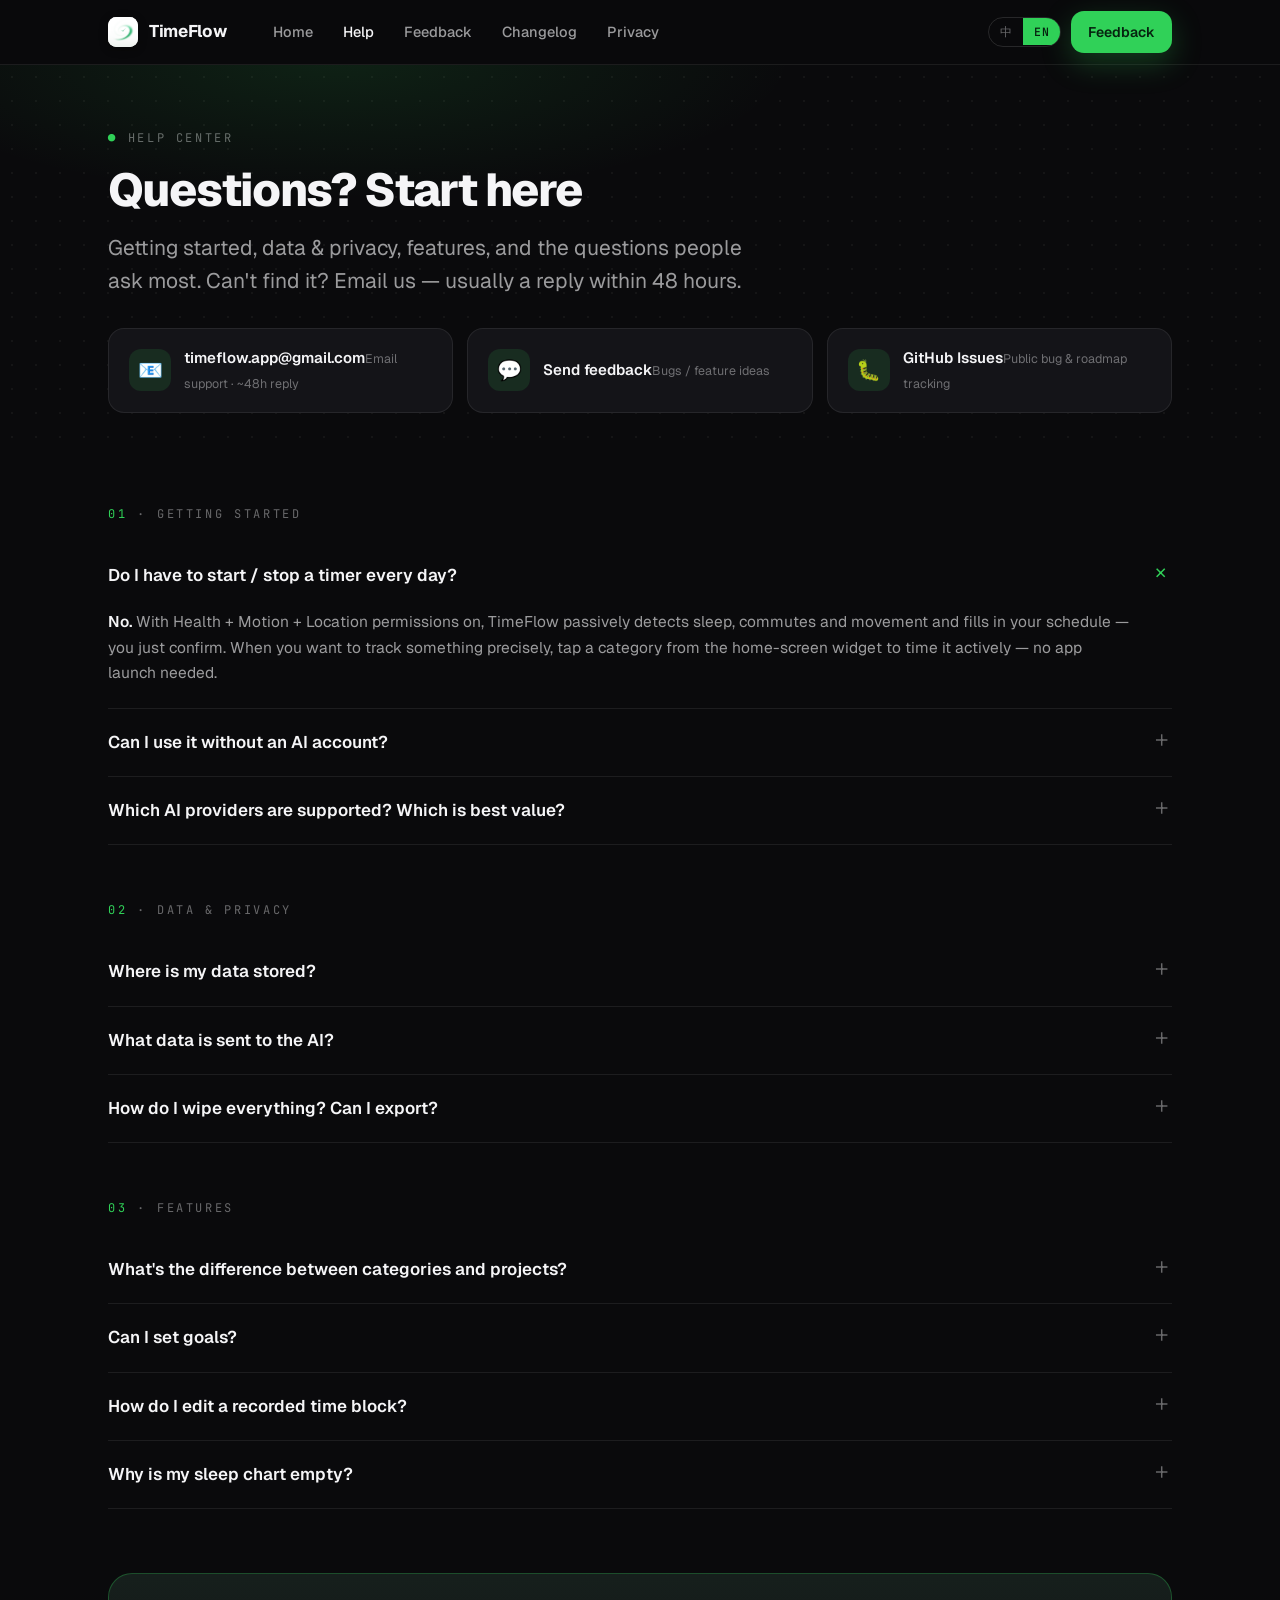
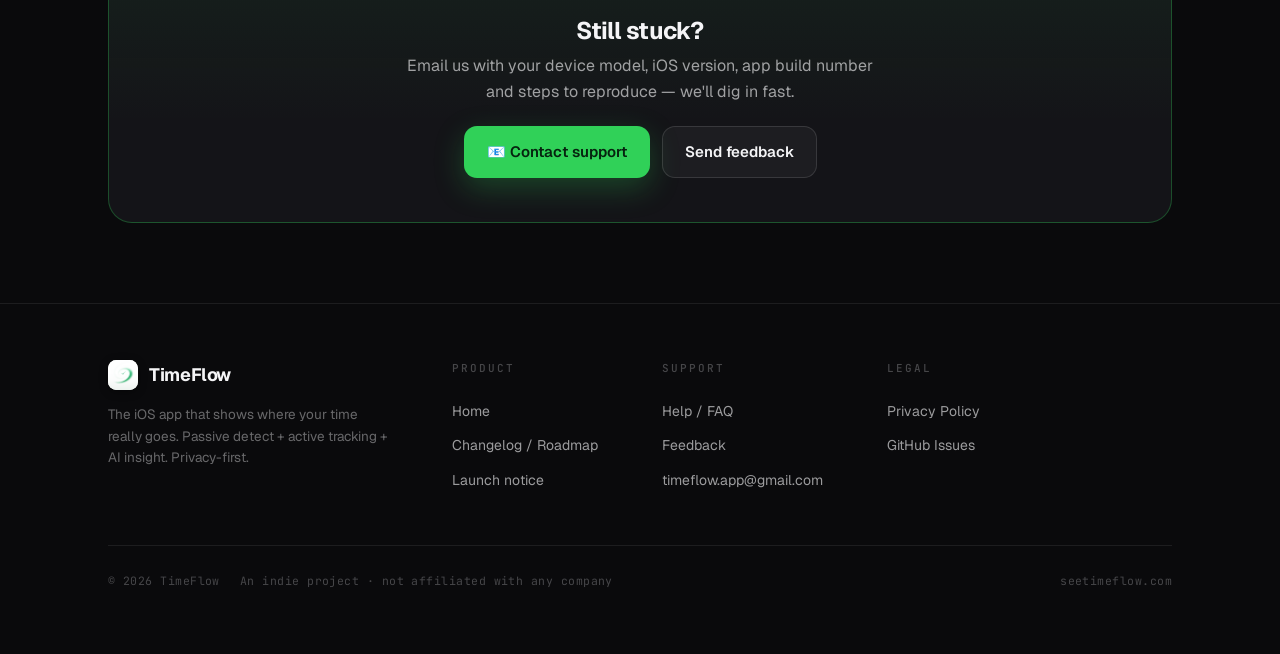
<file: support.html>
<!doctype html>
<html lang="zh">
<head>
<meta charset="utf-8"/>
<meta name="viewport" content="width=device-width, initial-scale=1"/>
<title>TimeFlow — 支持</title>
<link rel="canonical" href="https://seetimeflow.com/help.html"/>
<meta http-equiv="refresh" content="0; url=help.html"/>
<script>location.replace('help.html' + location.hash);</script>
<style>body{background:#0a0a0c;color:#f5f5f7;font-family:system-ui,sans-serif;display:flex;min-height:100vh;align-items:center;justify-content:center;margin:0}a{color:#4ade80}</style>
</head>
<body>
<p>正在前往帮助页… / Redirecting to Help… <a href="help.html">点此继续 / Continue</a></p>
</body>
</html>
</file>
<file: styles.css>
/* ============================================================
   TimeFlow · seetimeflow.com — shared design system
   Dark-first. Tokens locked to app (CLAUDE.md / DesignSystem).
   ============================================================ */

:root {
  /* surfaces */
  --bg: #0a0a0c;
  --bg-2: #0e0e11;
  --surface: #141418;
  --surface-2: #17171c;
  --hairline: rgba(255, 255, 255, 0.08);
  --hairline-2: rgba(255, 255, 255, 0.12);

  /* ink */
  --ink: #f5f5f7;
  --ink-2: rgba(245, 245, 247, 0.62);
  --ink-3: rgba(245, 245, 247, 0.40);
  --ink-4: rgba(245, 245, 247, 0.26);

  /* brand + categories (工程 Colors.swift — 勿改) */
  --green: #30d158;
  --green-bright: #4ade80;
  --green-deep: #1f9d44;
  --c-sleep: #22c55e;
  --c-work: #3b82f6;
  --c-life: #f97316;
  --c-fitness: #ef4444;
  --c-study: #a855f7;
  --c-reflect: #06b6d4;
  --c-fun: #eab308;

  /* tints */
  --green-tint: rgba(48, 209, 88, 0.12);
  --green-line: rgba(48, 209, 88, 0.30);

  /* type */
  --sans: 'Geist', -apple-system, BlinkMacSystemFont, system-ui, 'PingFang SC',
    'Hiragino Sans GB', 'Microsoft YaHei', sans-serif;
  --mono: 'JetBrains Mono', ui-monospace, SFMono-Regular, Menlo, monospace;

  /* layout */
  --container: 1120px;
  --radius: 22px;
  --radius-sm: 14px;
  --nav-h: 64px;
}

* { box-sizing: border-box; }
html { scroll-behavior: smooth; -webkit-text-size-adjust: 100%; }
body {
  margin: 0;
  background: var(--bg);
  color: var(--ink);
  font-family: var(--sans);
  font-size: 16px;
  line-height: 1.6;
  -webkit-font-smoothing: antialiased;
  text-rendering: optimizeLegibility;
  overflow-x: hidden;
}
a { color: inherit; text-decoration: none; }
img { max-width: 100%; height: auto; display: block; }
::selection { background: rgba(48, 209, 88, 0.28); color: #fff; }

/* ---- bilingual show/hide ---- */
html[lang="zh"] .en { display: none !important; }
html[lang="en"] .zh { display: none !important; }

/* ---- shared atoms ---- */
.container { max-width: var(--container); margin: 0 auto; padding: 0 28px; }
.mono { font-family: var(--mono); }

.kicker {
  font-family: var(--mono);
  font-size: 12px;
  letter-spacing: 0.22em;
  text-transform: uppercase;
  color: var(--ink-3);
  margin: 0 0 18px;
  display: flex;
  align-items: center;
  gap: 10px;
}
.kicker .num { color: var(--green); }
.kicker.c-work .num { color: var(--c-work); }
.kicker.c-fun .num { color: var(--c-fun); }
.kicker.c-study .num { color: var(--c-study); }
.kicker.c-fitness .num { color: var(--c-fitness); }
.kicker.c-reflect .num { color: var(--c-reflect); }

h1, h2, h3 { letter-spacing: -0.03em; line-height: 1.05; margin: 0; font-weight: 700; }
.display {
  font-size: clamp(40px, 6.4vw, 76px);
  font-weight: 800;
  letter-spacing: -0.04em;
  line-height: 1.02;
}
.h2 { font-size: clamp(28px, 4vw, 46px); font-weight: 800; letter-spacing: -0.035em; }
.h3 { font-size: clamp(20px, 2.4vw, 27px); font-weight: 700; }
.lede { font-size: clamp(17px, 2vw, 21px); color: var(--ink-2); line-height: 1.55; }
.accent { color: var(--green); }

/* ---- buttons ---- */
.btn {
  display: inline-flex; align-items: center; gap: 9px;
  padding: 13px 22px; border-radius: 13px;
  font-family: var(--sans); font-weight: 600; font-size: 15px;
  border: 1px solid transparent; cursor: pointer;
  transition: transform .14s ease, background .18s ease, border-color .18s ease, box-shadow .18s ease;
  white-space: nowrap;
}
.btn:active { transform: scale(0.97); }
.btn-primary {
  background: var(--green); color: #06230f;
  box-shadow: 0 10px 30px rgba(48, 209, 88, 0.26);
}
.btn-primary:hover { background: var(--green-bright); box-shadow: 0 14px 38px rgba(48, 209, 88, 0.34); }
.btn-ghost { background: rgba(255, 255, 255, 0.04); border-color: var(--hairline-2); color: var(--ink); }
.btn-ghost:hover { border-color: var(--green-line); color: var(--green-bright); background: rgba(48, 209, 88, 0.06); }
.btn-lg { padding: 16px 28px; font-size: 16px; border-radius: 14px; }
.btn[disabled], .btn.is-soon { opacity: 0.55; cursor: not-allowed; }
.btn[disabled]:active { transform: none; }

/* ---- cards ---- */
.card {
  background: var(--surface);
  border: 1px solid var(--hairline);
  border-radius: var(--radius);
  padding: 28px;
}

/* ============================================================
   NAV
   ============================================================ */
.nav {
  position: sticky; top: 0; z-index: 100;
  background: rgba(10, 10, 12, 0.72);
  backdrop-filter: blur(20px) saturate(1.4);
  -webkit-backdrop-filter: blur(20px) saturate(1.4);
  border-bottom: 1px solid var(--hairline);
}
.nav-inner {
  max-width: var(--container); margin: 0 auto; padding: 0 28px;
  height: var(--nav-h); display: flex; align-items: center; gap: 26px;
}
.brand { display: inline-flex; align-items: center; gap: 11px; font-weight: 700; font-size: 17px; letter-spacing: -0.02em; }
.brand .mk {
  width: 30px; height: 30px; border-radius: 8.5px; overflow: hidden; flex: 0 0 auto;
  background: #fff; box-shadow: 0 2px 8px rgba(0, 0, 0, 0.4), inset 0 0 0 1px rgba(255,255,255,0.1);
}
.brand .mk img { width: 100%; height: 100%; }
.nav-links { display: flex; align-items: center; gap: 4px; margin-left: 8px; }
.nav-links a {
  padding: 8px 13px; border-radius: 9px; font-size: 14.5px; font-weight: 500;
  color: var(--ink-2); transition: color .15s ease, background .15s ease;
}
.nav-links a:hover { color: var(--ink); background: rgba(255, 255, 255, 0.05); }
.nav-links a.active { color: var(--ink); }
.nav-spacer { flex: 1; }
.nav-right { display: flex; align-items: center; gap: 10px; }

/* language toggle */
.lang-toggle {
  display: inline-flex; align-items: center; border: 1px solid var(--hairline-2);
  border-radius: 999px; overflow: hidden; font-family: var(--mono); font-size: 11.5px;
}
.lang-toggle button {
  background: none; border: none; color: var(--ink-3); cursor: pointer;
  padding: 6px 11px; font-family: inherit; font-size: inherit; letter-spacing: 0.04em;
  transition: color .15s, background .15s;
}
.lang-toggle button.on { color: #06230f; background: var(--green); font-weight: 600; }

.nav-cta { font-size: 14px; padding: 9px 16px; }

.hamburger { display: none; background: none; border: none; cursor: pointer; padding: 8px; color: var(--ink); }
.hamburger svg { display: block; }

/* mobile drawer */
.drawer { display: none; }

@media (max-width: 860px) {
  .nav-links { display: none; }
  .nav-cta { display: none; }
  .hamburger { display: inline-flex; }
  .drawer {
    display: block; position: fixed; inset: var(--nav-h) 0 0; z-index: 99;
    background: rgba(8, 8, 10, 0.97); backdrop-filter: blur(24px);
    padding: 22px 28px; transform: translateY(-12px); opacity: 0; pointer-events: none;
    transition: opacity .2s ease, transform .2s ease;
  }
  .drawer.open { opacity: 1; transform: none; pointer-events: auto; }
  .drawer a {
    display: block; padding: 16px 4px; font-size: 19px; font-weight: 600;
    color: var(--ink); border-bottom: 1px solid var(--hairline);
  }
  .drawer .btn { margin-top: 22px; width: 100%; justify-content: center; }
}

/* ============================================================
   SECTIONS / FOOTER (shared)
   ============================================================ */
section { position: relative; }
.section { padding: 92px 0; }
.section-sm { padding: 64px 0; }

.footer { border-top: 1px solid var(--hairline); padding: 56px 0 64px; margin-top: 40px; }
.footer-grid { display: flex; flex-wrap: wrap; gap: 40px 64px; }
.footer-brand { max-width: 280px; }
.footer-brand .brand { font-size: 18px; margin-bottom: 14px; }
.footer-brand p { color: var(--ink-3); font-size: 13.5px; line-height: 1.6; margin: 0; }
.footer-col h4 { font-family: var(--mono); font-size: 11px; letter-spacing: 0.18em; text-transform: uppercase; color: var(--ink-4); margin: 0 0 16px; font-weight: 500; }
.footer-col a { display: block; color: var(--ink-2); font-size: 14px; padding: 6px 0; transition: color .15s; }
.footer-col a:hover { color: var(--green-bright); }
.footer-bottom {
  margin-top: 48px; padding-top: 26px; border-top: 1px solid var(--hairline);
  display: flex; flex-wrap: wrap; gap: 10px 20px; align-items: center;
  font-family: var(--mono); font-size: 11.5px; color: var(--ink-4); letter-spacing: 0.04em;
}
.footer-bottom .sp { flex: 1; }

/* ---- reveal on scroll ---- */
.reveal { opacity: 0; transform: translateY(22px); transition: opacity .7s cubic-bezier(.2,.7,.2,1), transform .7s cubic-bezier(.2,.7,.2,1); }
.reveal.in { opacity: 1; transform: none; }
@media (prefers-reduced-motion: reduce) {
  .reveal { opacity: 1; transform: none; transition: none; }
  html { scroll-behavior: auto; }
}

/* ---- dotted bg texture ---- */
.dotgrid {
  background-image: radial-gradient(rgba(255, 255, 255, 0.045) 1px, transparent 1px);
  background-size: 24px 24px;
}
</file>
